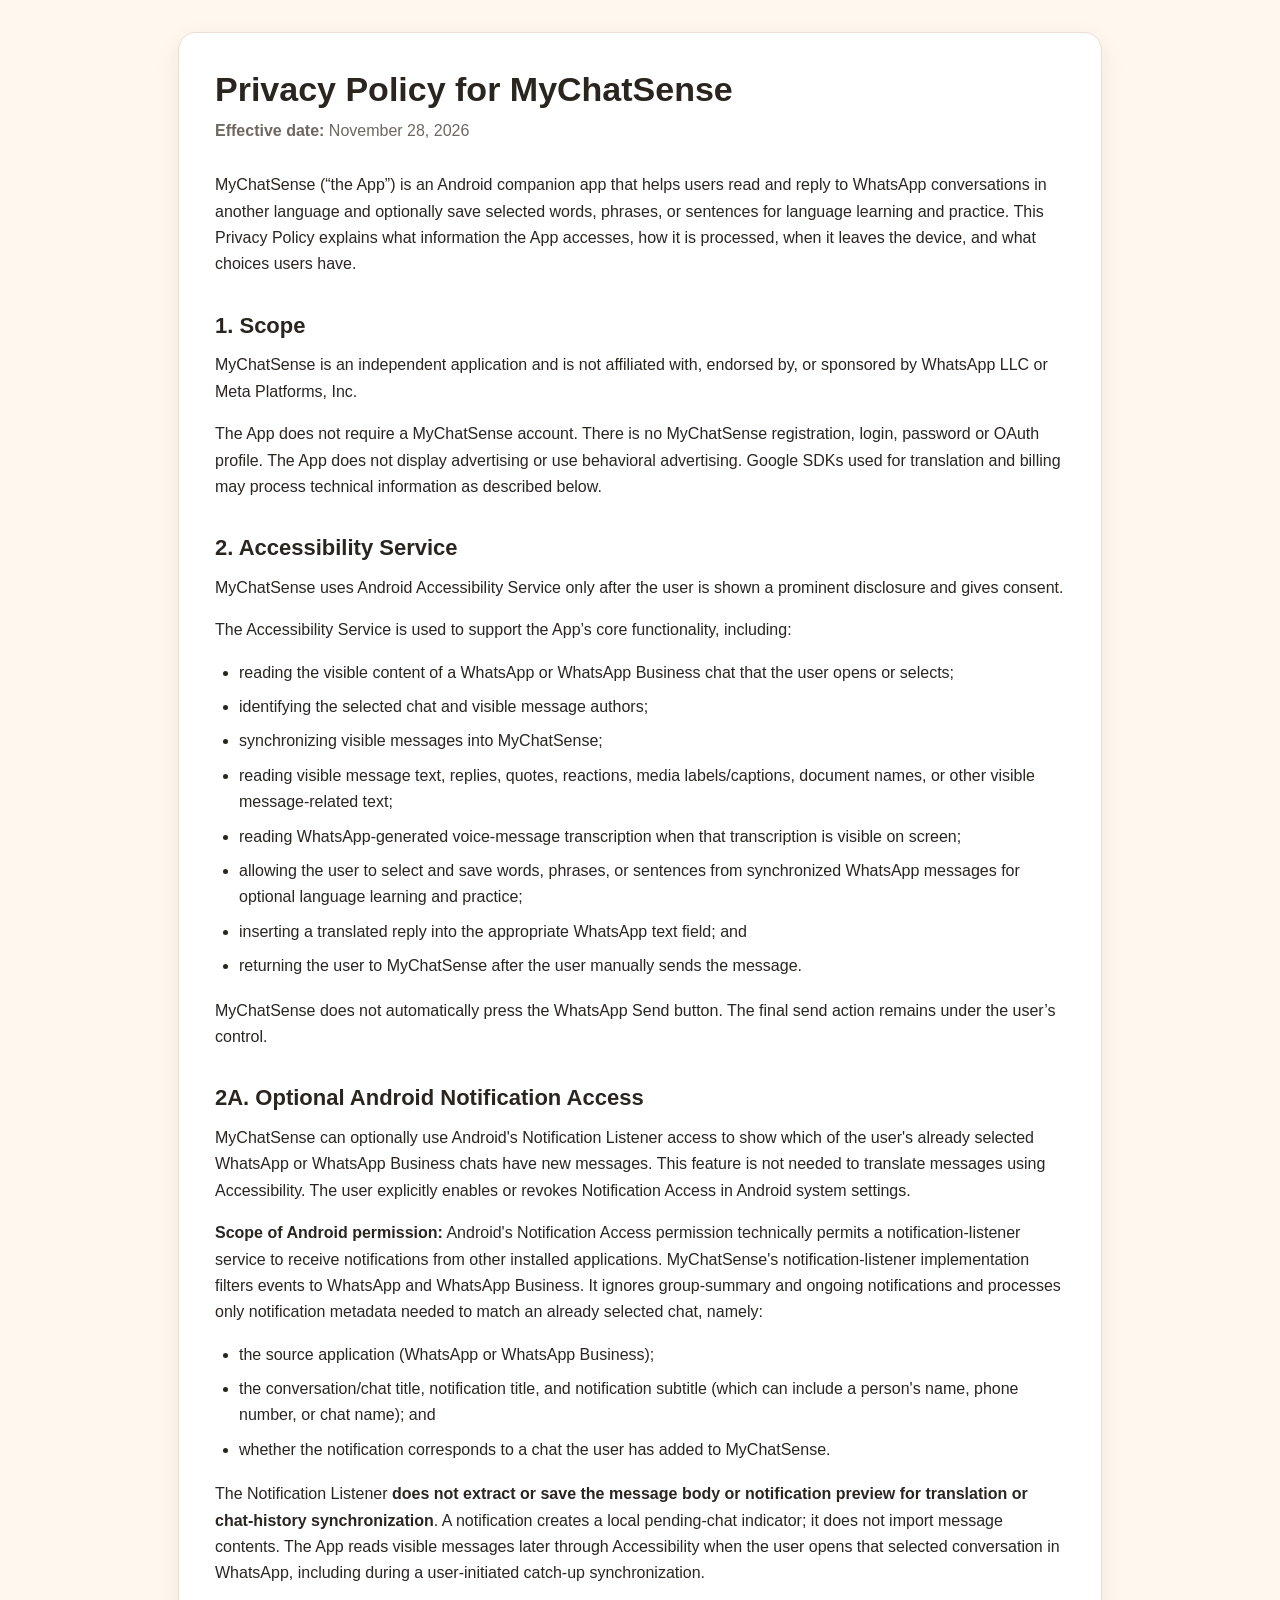
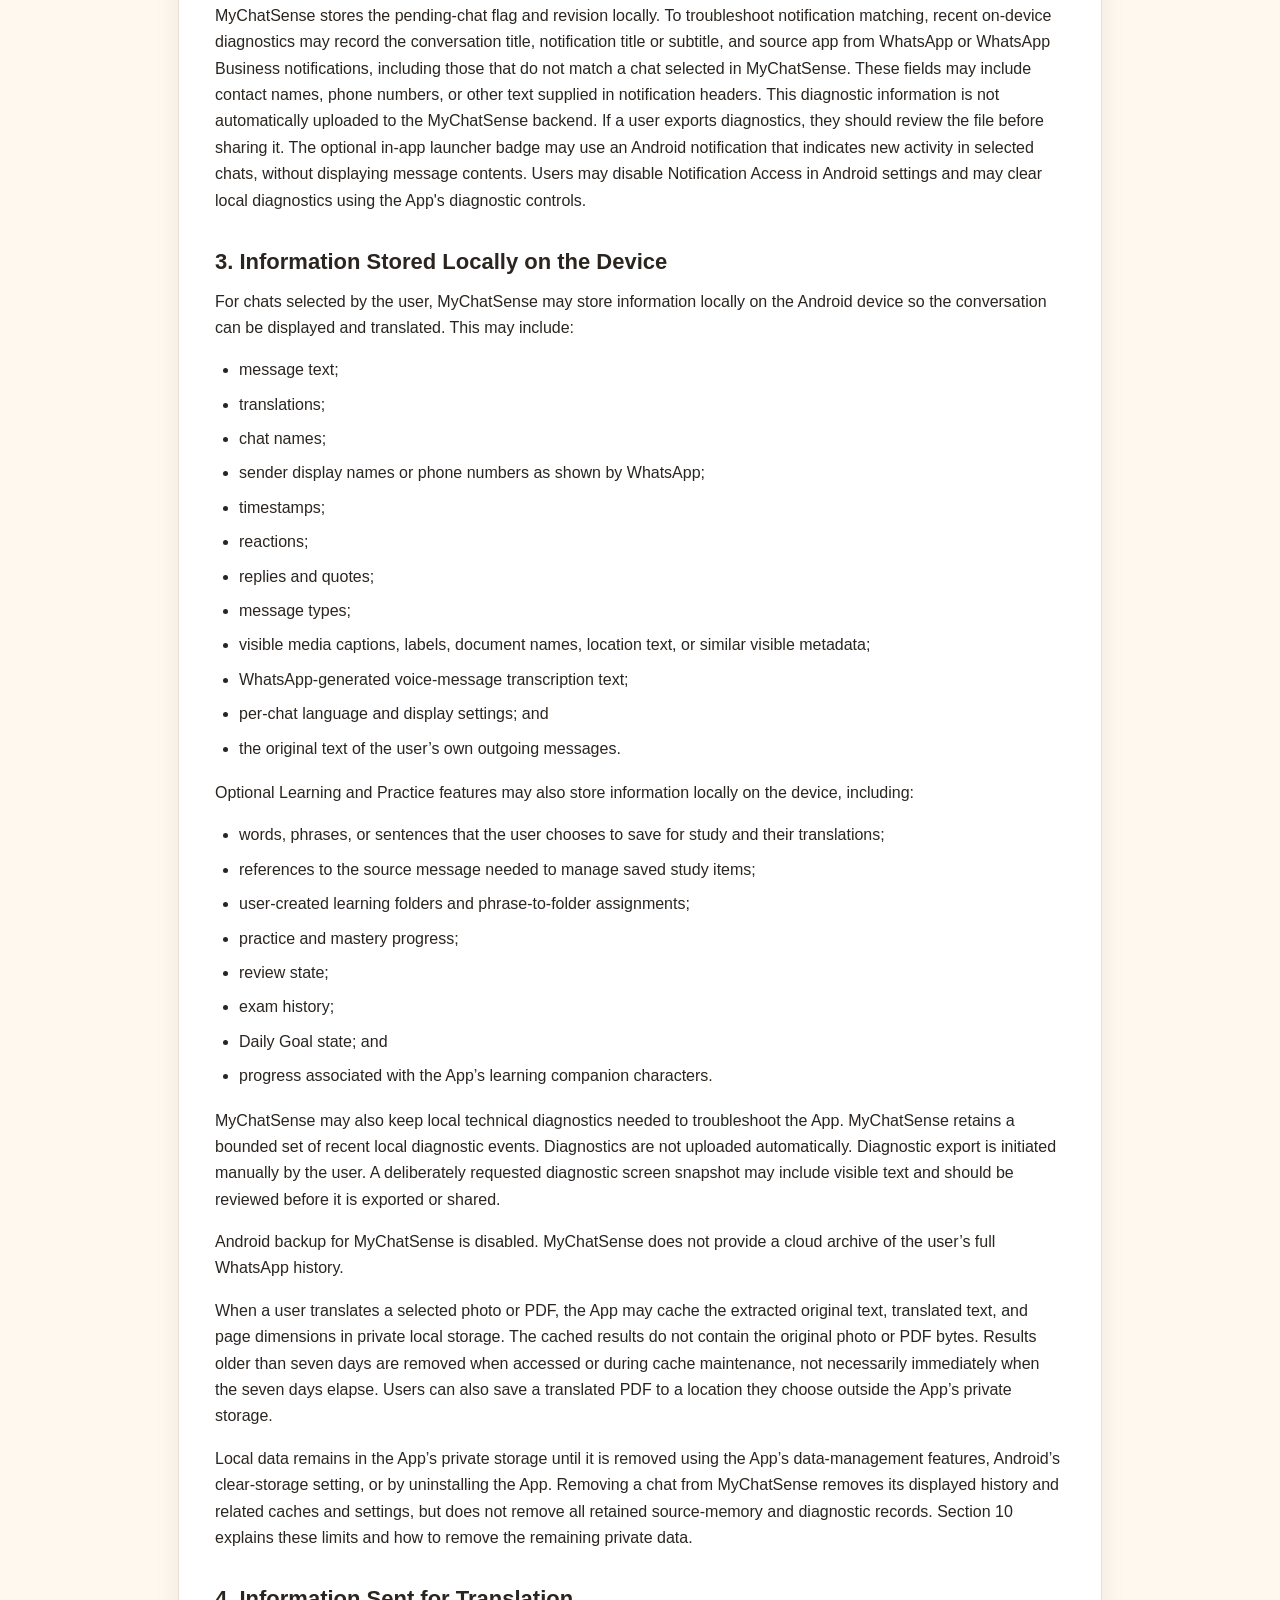
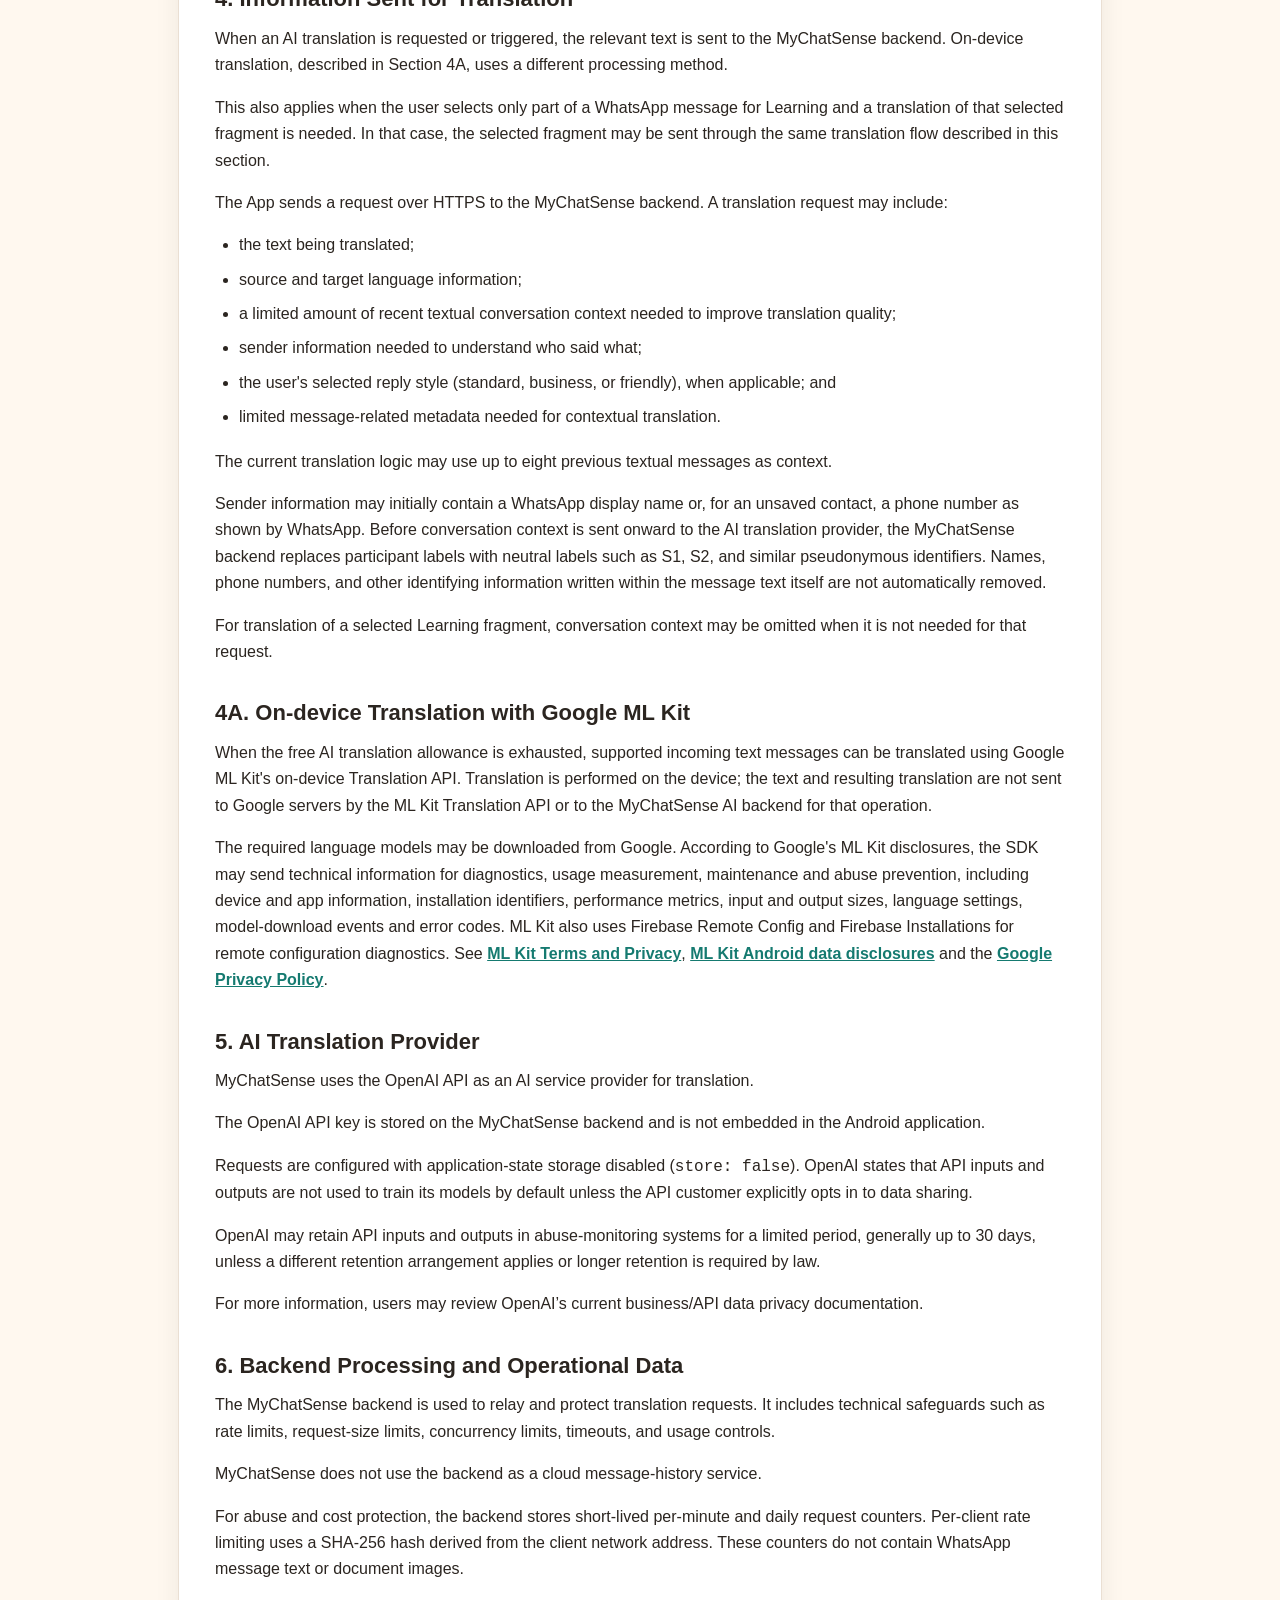
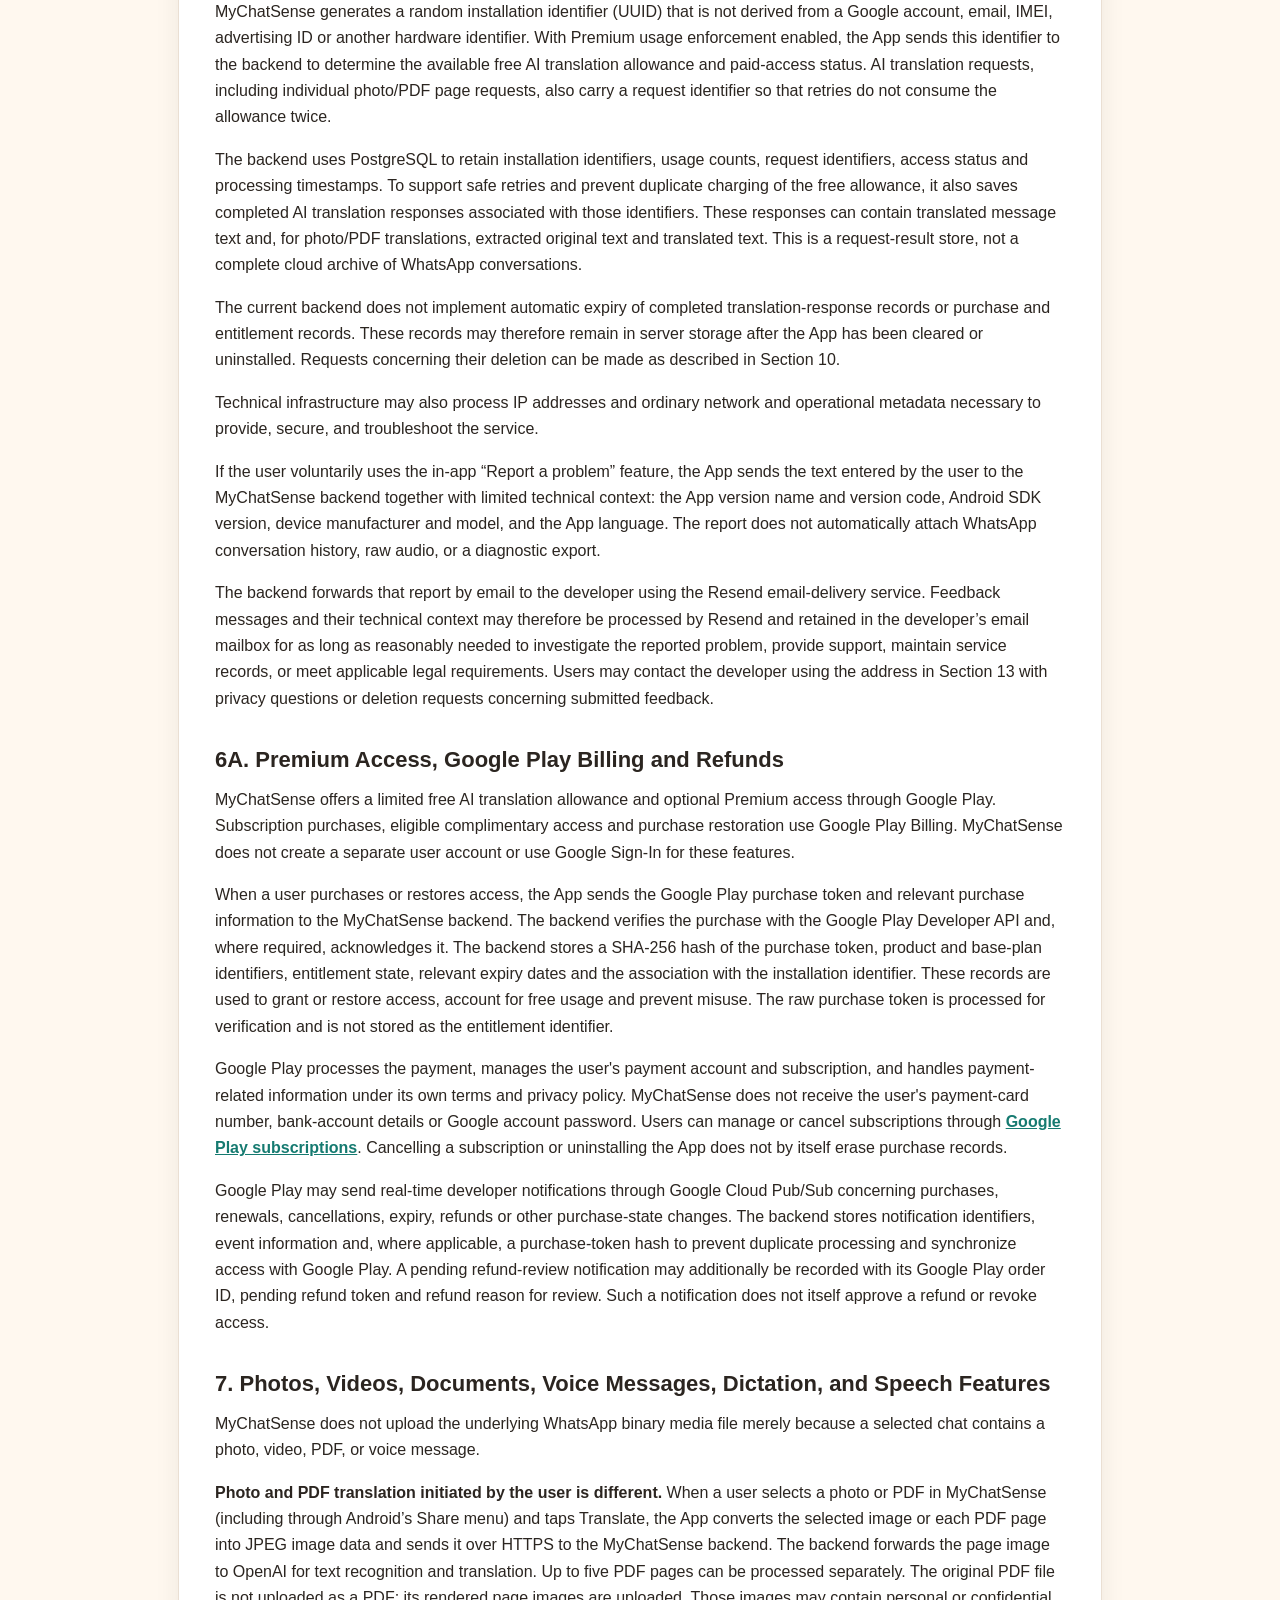
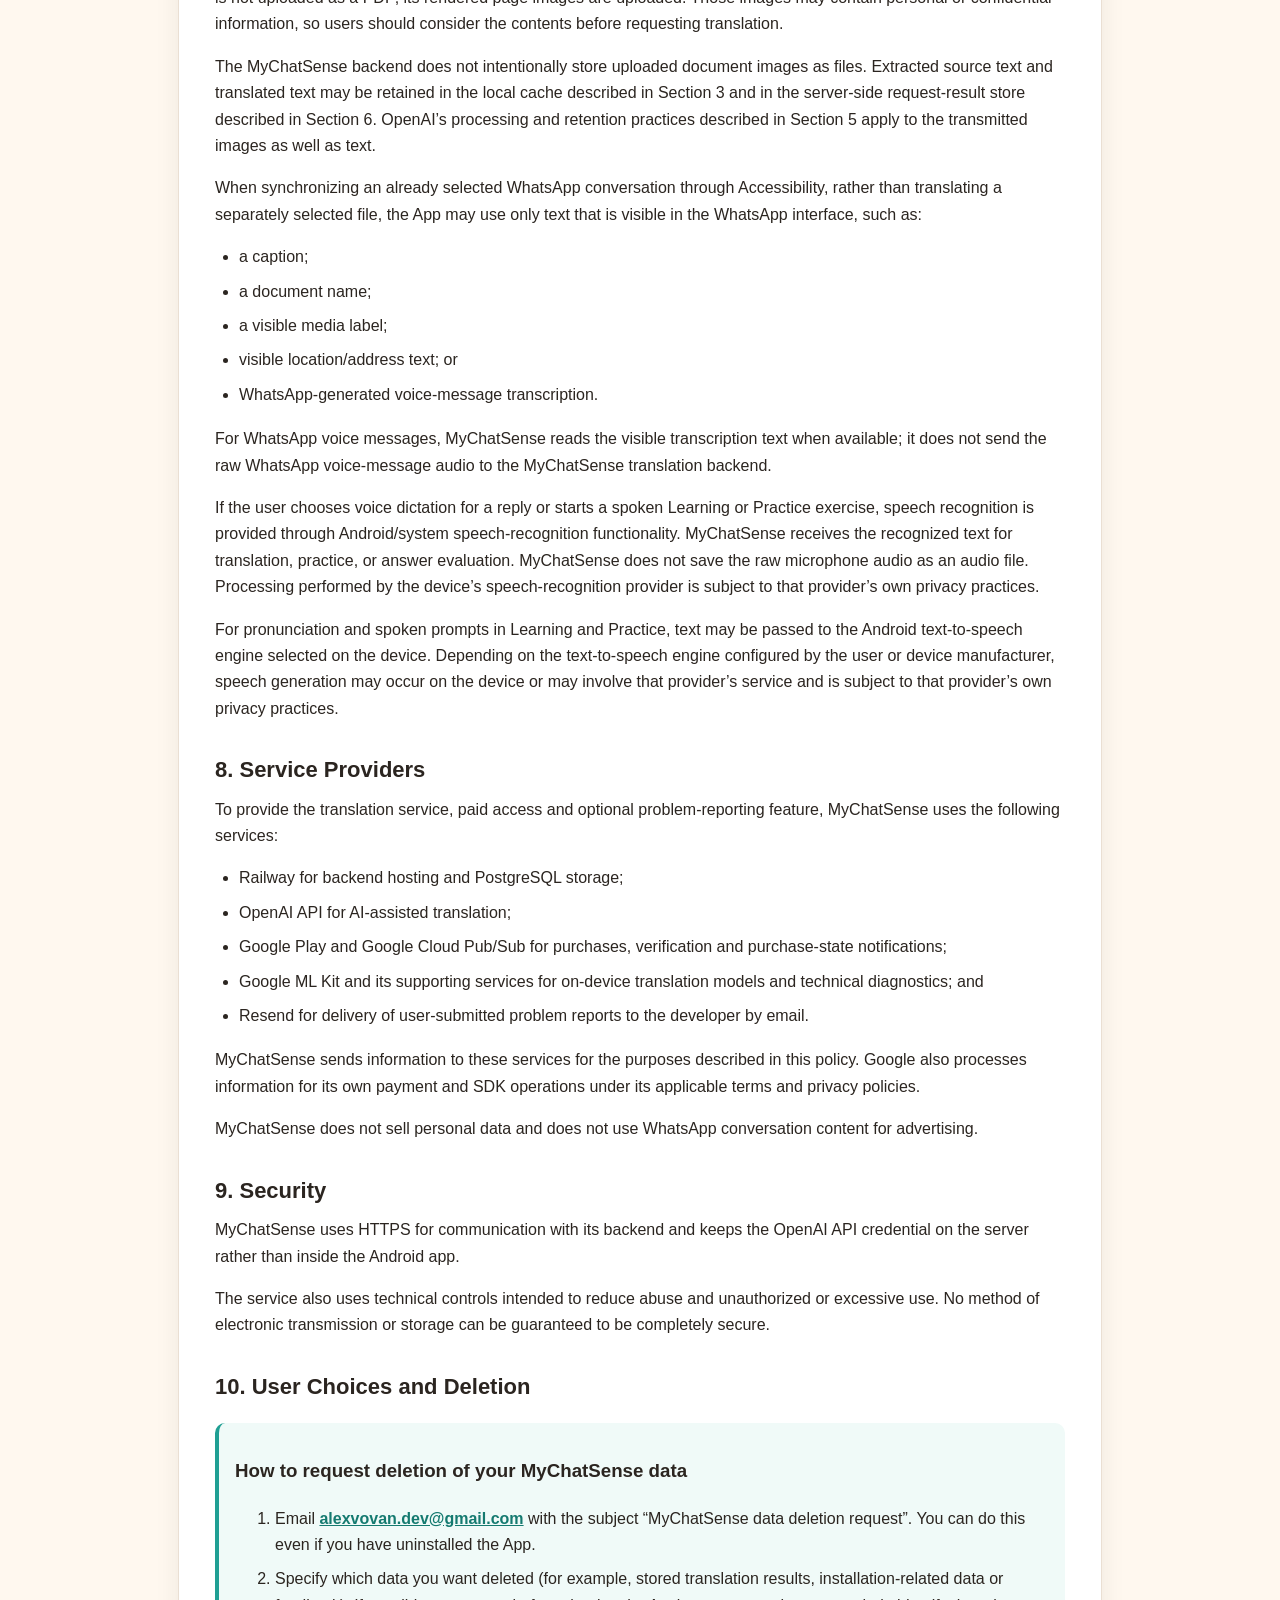
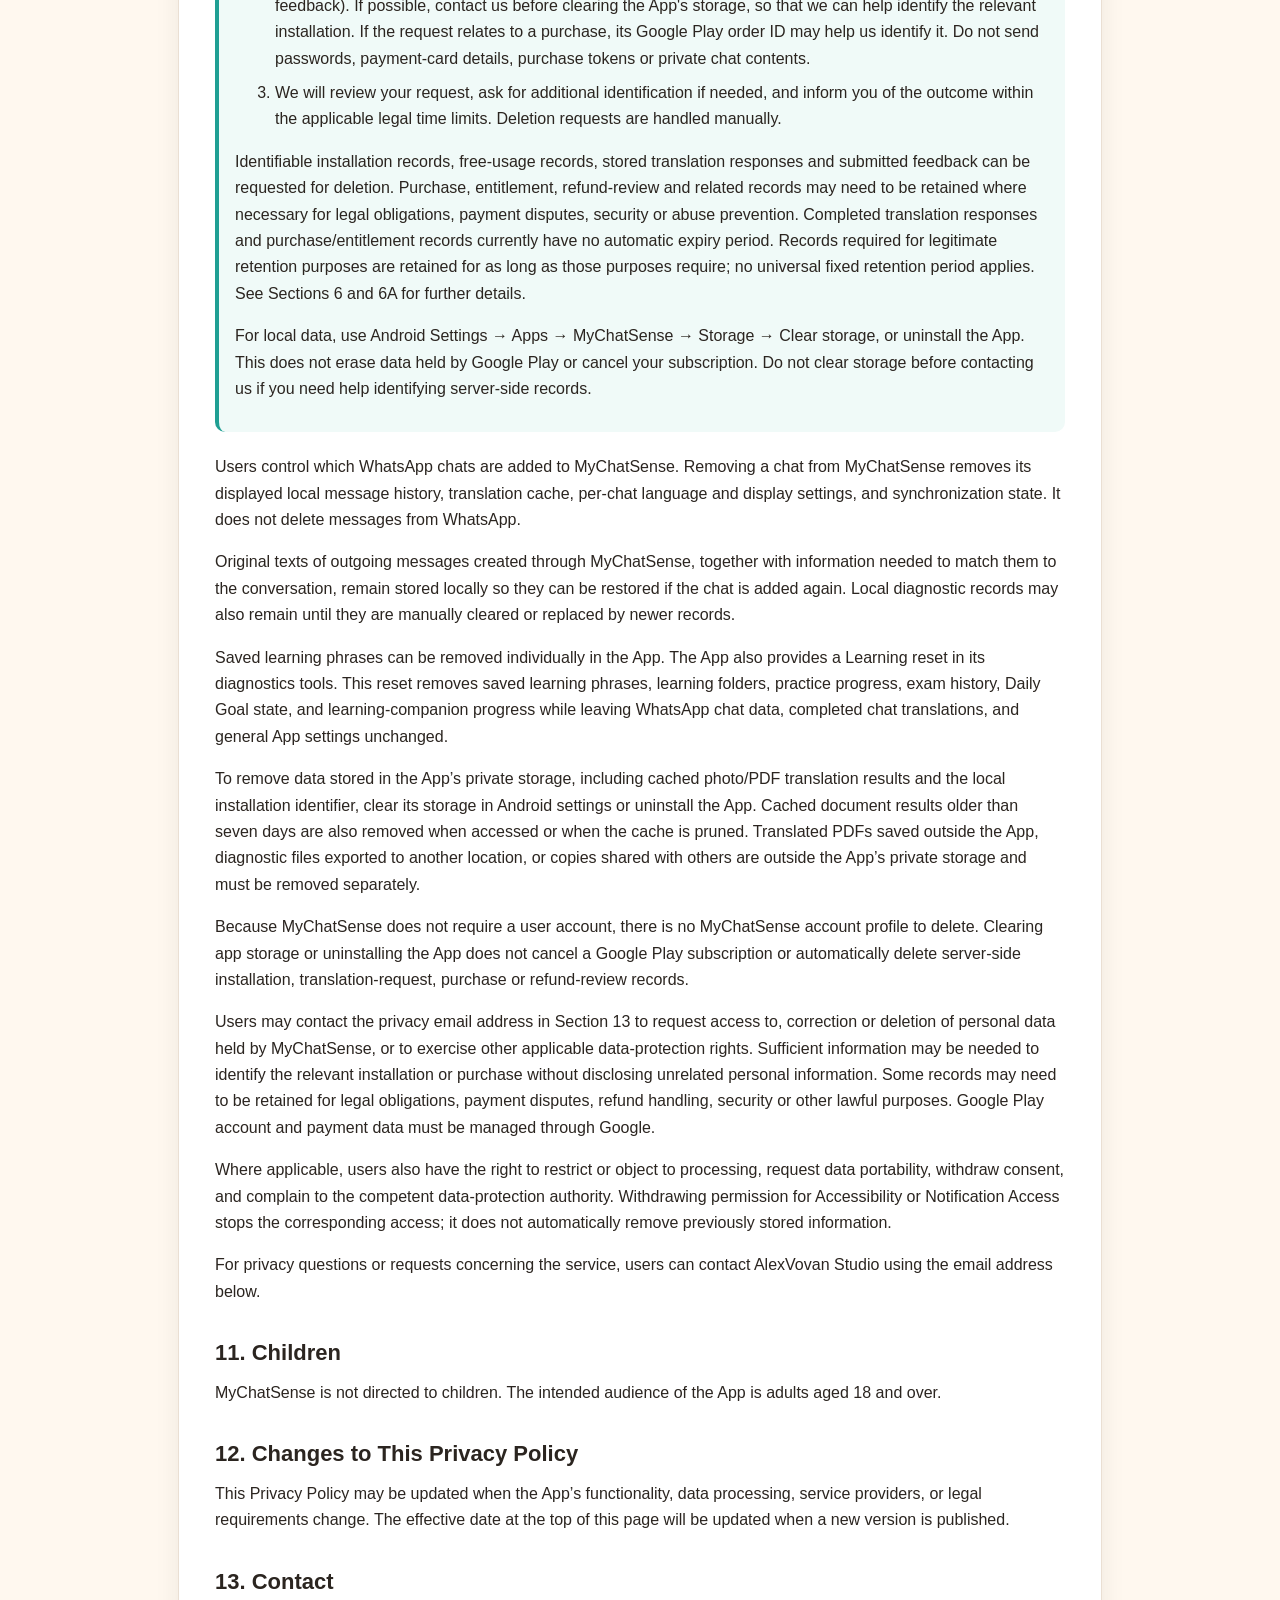
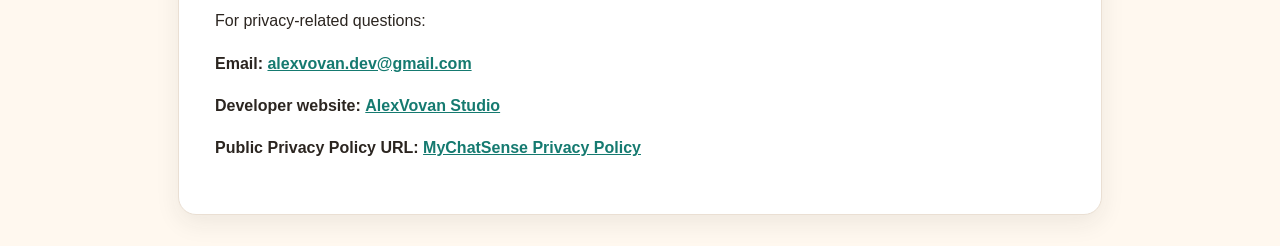
<file: public/my-chatsense-privacy-policy.html>
<!DOCTYPE html>
<html lang="en">
<head>
  <meta charset="UTF-8" />
  <meta name="viewport" content="width=device-width, initial-scale=1.0" />
  <meta name="description" content="Privacy Policy for MyChatSense by AlexVovan Studio. Effective November 28, 2026." />
  <meta name="robots" content="index, follow" />
  <title>Privacy Policy - MyChatSense</title>
  <link rel="canonical" href="https://portfolio-alexvovan.vercel.app/my-chatsense-privacy-policy.html" />
  <style>
    :root {
      --bg: #fff8ef;
      --card: #ffffff;
      --text: #2b2520;
      --muted: #6f6760;
      --accent: #1f9f93;
      --accent-dark: #157a70;
      --border: #eadfd3;
      --notice-bg: #f0faf8;
    }

    * {
      box-sizing: border-box;
    }

    body {
      margin: 0;
      font-family: Arial, Helvetica, sans-serif;
      line-height: 1.65;
      color: var(--text);
      background: var(--bg);
    }

    .page {
      max-width: 960px;
      margin: 0 auto;
      padding: 32px 18px;
    }

    .card {
      background: var(--card);
      border: 1px solid var(--border);
      border-radius: 18px;
      padding: 36px;
      box-shadow: 0 8px 24px rgba(43, 37, 32, 0.08);
    }

    .language-switcher {
      display: flex;
      flex-wrap: wrap;
      gap: 10px;
      justify-content: flex-end;
      margin-bottom: 24px;
    }

    .language-button {
      border: 1px solid var(--border);
      background: #ffffff;
      color: var(--text);
      padding: 8px 14px;
      border-radius: 999px;
      font-size: 14px;
      cursor: pointer;
      transition: background 0.2s ease, color 0.2s ease, border-color 0.2s ease;
    }

    .language-button:hover {
      border-color: var(--accent);
      color: var(--accent-dark);
    }

    .language-button.active {
      background: var(--accent);
      border-color: var(--accent);
      color: #ffffff;
      font-weight: 700;
    }

    h1 {
      margin: 0 0 8px;
      font-size: 34px;
      line-height: 1.2;
    }

    h2 {
      margin-top: 34px;
      margin-bottom: 12px;
      font-size: 22px;
      line-height: 1.3;
    }

    p {
      margin: 0 0 16px;
      font-size: 16px;
    }

    ul {
      margin: 0 0 18px;
      padding-left: 24px;
    }

    li {
      margin-bottom: 8px;
      font-size: 16px;
    }

    a {
      overflow-wrap: anywhere;
      color: var(--accent-dark);
      font-weight: 700;
    }

    .updated {
      color: var(--muted);
      margin-bottom: 28px;
    }

    .notice {
      border-left: 4px solid var(--accent);
      background: var(--notice-bg);
      padding: 14px 16px;
      border-radius: 10px;
      margin: 22px 0;
    }

    .footer {
      margin-top: 34px;
      color: var(--muted);
      font-size: 14px;
    }

    .policy[hidden] {
      display: none;
    }

    @media (max-width: 640px) {
      .page {
        padding: 18px 12px;
      }

      .card {
        padding: 24px 18px;
        border-radius: 14px;
      }

      .language-switcher {
        justify-content: flex-start;
      }

      h1 {
        font-size: 28px;
      }

      h2 {
        font-size: 20px;
      }
    }
  </style>
</head>
<body>
  <main class="page">
    <article class="card">
      <h1>Privacy Policy for MyChatSense</h1>

      <p class="updated"><strong>Effective date:</strong> November 28, 2026</p>

      <p>MyChatSense (“the App”) is an Android companion app that helps users read and reply to WhatsApp conversations in another language and optionally save selected words, phrases, or sentences for language learning and practice. This Privacy Policy explains what information the App accesses, how it is processed, when it leaves the device, and what choices users have.</p>

      <h2>1. Scope</h2>

      <p>MyChatSense is an independent application and is not affiliated with, endorsed by, or sponsored by WhatsApp LLC or Meta Platforms, Inc.</p>

      <p>The App does not require a MyChatSense account. There is no MyChatSense registration, login, password or OAuth profile. The App does not display advertising or use behavioral advertising. Google SDKs used for translation and billing may process technical information as described below.</p>

      <h2>2. Accessibility Service</h2>

      <p>MyChatSense uses Android Accessibility Service only after the user is shown a prominent disclosure and gives consent.</p>

      <p>The Accessibility Service is used to support the App’s core functionality, including:</p>

      <ul>
  <li>reading the visible content of a WhatsApp or WhatsApp Business chat that the user opens or selects;</li>
  <li>identifying the selected chat and visible message authors;</li>
  <li>synchronizing visible messages into MyChatSense;</li>
  <li>reading visible message text, replies, quotes, reactions, media labels/captions, document names, or other visible message-related text;</li>
  <li>reading WhatsApp-generated voice-message transcription when that transcription is visible on screen;</li>
  <li>allowing the user to select and save words, phrases, or sentences from synchronized WhatsApp messages for optional language learning and practice;</li>
  <li>inserting a translated reply into the appropriate WhatsApp text field; and</li>
  <li>returning the user to MyChatSense after the user manually sends the message.</li>
</ul>

      <p>MyChatSense does not automatically press the WhatsApp Send button. The final send action remains under the user’s control.</p>

      <h2>2A. Optional Android Notification Access</h2>

      <p>MyChatSense can optionally use Android's Notification Listener access to show which of the user's already selected WhatsApp or WhatsApp Business chats have new messages. This feature is not needed to translate messages using Accessibility. The user explicitly enables or revokes Notification Access in Android system settings.</p>

      <p><strong>Scope of Android permission:</strong> Android's Notification Access permission technically permits a notification-listener service to receive notifications from other installed applications. MyChatSense's notification-listener implementation filters events to WhatsApp and WhatsApp Business. It ignores group-summary and ongoing notifications and processes only notification metadata needed to match an already selected chat, namely:</p>

      <ul>
        <li>the source application (WhatsApp or WhatsApp Business);</li>
        <li>the conversation/chat title, notification title, and notification subtitle (which can include a person's name, phone number, or chat name); and</li>
        <li>whether the notification corresponds to a chat the user has added to MyChatSense.</li>
      </ul>

      <p>The Notification Listener <strong>does not extract or save the message body or notification preview for translation or chat-history synchronization</strong>. A notification creates a local pending-chat indicator; it does not import message contents. The App reads visible messages later through Accessibility when the user opens that selected conversation in WhatsApp, including during a user-initiated catch-up synchronization.</p>

      <p>MyChatSense stores the pending-chat flag and revision locally. To troubleshoot notification matching, recent on-device diagnostics may record the conversation title, notification title or subtitle, and source app from WhatsApp or WhatsApp Business notifications, including those that do not match a chat selected in MyChatSense. These fields may include contact names, phone numbers, or other text supplied in notification headers. This diagnostic information is not automatically uploaded to the MyChatSense backend. If a user exports diagnostics, they should review the file before sharing it. The optional in-app launcher badge may use an Android notification that indicates new activity in selected chats, without displaying message contents. Users may disable Notification Access in Android settings and may clear local diagnostics using the App's diagnostic controls.</p>

      <h2>3. Information Stored Locally on the Device</h2>

      <p>For chats selected by the user, MyChatSense may store information locally on the Android device so the conversation can be displayed and translated. This may include:</p>

      <ul>
  <li>message text;</li>
  <li>translations;</li>
  <li>chat names;</li>
  <li>sender display names or phone numbers as shown by WhatsApp;</li>
  <li>timestamps;</li>
  <li>reactions;</li>
  <li>replies and quotes;</li>
  <li>message types;</li>
  <li>visible media captions, labels, document names, location text, or similar visible metadata;</li>
  <li>WhatsApp-generated voice-message transcription text;</li>
  <li>per-chat language and display settings; and</li>
  <li>the original text of the user’s own outgoing messages.</li>
</ul>

      <p>Optional Learning and Practice features may also store information locally on the device, including:</p>

      <ul>
  <li>words, phrases, or sentences that the user chooses to save for study and their translations;</li>
  <li>references to the source message needed to manage saved study items;</li>
  <li>user-created learning folders and phrase-to-folder assignments;</li>
  <li>practice and mastery progress;</li>
  <li>review state;</li>
  <li>exam history;</li>
  <li>Daily Goal state; and</li>
  <li>progress associated with the App’s learning companion characters.</li>
</ul>

      <p>MyChatSense may also keep local technical diagnostics needed to troubleshoot the App. MyChatSense retains a bounded set of recent local diagnostic events. Diagnostics are not uploaded automatically. Diagnostic export is initiated manually by the user. A deliberately requested diagnostic screen snapshot may include visible text and should be reviewed before it is exported or shared.</p>

      <p>Android backup for MyChatSense is disabled. MyChatSense does not provide a cloud archive of the user’s full WhatsApp history.</p>

      <p>When a user translates a selected photo or PDF, the App may cache the extracted original text, translated text, and page dimensions in private local storage. The cached results do not contain the original photo or PDF bytes. Results older than seven days are removed when accessed or during cache maintenance, not necessarily immediately when the seven days elapse. Users can also save a translated PDF to a location they choose outside the App’s private storage.</p>

      <p>Local data remains in the App’s private storage until it is removed using the App’s data-management features, Android’s clear-storage setting, or by uninstalling the App. Removing a chat from MyChatSense removes its displayed history and related caches and settings, but does not remove all retained source-memory and diagnostic records. Section 10 explains these limits and how to remove the remaining private data.</p>

      <h2>4. Information Sent for Translation</h2>

      <p>When an AI translation is requested or triggered, the relevant text is sent to the MyChatSense backend. On-device translation, described in Section 4A, uses a different processing method.</p>

      <p>This also applies when the user selects only part of a WhatsApp message for Learning and a translation of that selected fragment is needed. In that case, the selected fragment may be sent through the same translation flow described in this section.</p>

      <p>The App sends a request over HTTPS to the MyChatSense backend. A translation request may include:</p>

      <ul>
  <li>the text being translated;</li>
  <li>source and target language information;</li>
  <li>a limited amount of recent textual conversation context needed to improve translation quality;</li>
  <li>sender information needed to understand who said what;</li>
  <li>the user's selected reply style (standard, business, or friendly), when applicable; and</li>
  <li>limited message-related metadata needed for contextual translation.</li>
</ul>

      <p>The current translation logic may use up to eight previous textual messages as context.</p>

      <p>Sender information may initially contain a WhatsApp display name or, for an unsaved contact, a phone number as shown by WhatsApp. Before conversation context is sent onward to the AI translation provider, the MyChatSense backend replaces participant labels with neutral labels such as S1, S2, and similar pseudonymous identifiers. Names, phone numbers, and other identifying information written within the message text itself are not automatically removed.</p>

      <p>For translation of a selected Learning fragment, conversation context may be omitted when it is not needed for that request.</p>

      <h2>4A. On-device Translation with Google ML Kit</h2>

      <p>When the free AI translation allowance is exhausted, supported incoming text messages can be translated using Google ML Kit's on-device Translation API. Translation is performed on the device; the text and resulting translation are not sent to Google servers by the ML Kit Translation API or to the MyChatSense AI backend for that operation.</p>

      <p>The required language models may be downloaded from Google. According to Google's ML Kit disclosures, the SDK may send technical information for diagnostics, usage measurement, maintenance and abuse prevention, including device and app information, installation identifiers, performance metrics, input and output sizes, language settings, model-download events and error codes. ML Kit also uses Firebase Remote Config and Firebase Installations for remote configuration diagnostics. See <a href="https://developers.google.com/ml-kit/terms">ML Kit Terms and Privacy</a>, <a href="https://developers.google.com/ml-kit/android-data-disclosure">ML Kit Android data disclosures</a> and the <a href="https://policies.google.com/privacy">Google Privacy Policy</a>.</p>

      <h2>5. AI Translation Provider</h2>

      <p>MyChatSense uses the OpenAI API as an AI service provider for translation.</p>

      <p>The OpenAI API key is stored on the MyChatSense backend and is not embedded in the Android application.</p>

      <p>Requests are configured with application-state storage disabled (<code>store: false</code>). OpenAI states that API inputs and outputs are not used to train its models by default unless the API customer explicitly opts in to data sharing.</p>

      <p>OpenAI may retain API inputs and outputs in abuse-monitoring systems for a limited period, generally up to 30 days, unless a different retention arrangement applies or longer retention is required by law.</p>

      <p>For more information, users may review OpenAI’s current business/API data privacy documentation.</p>

      <h2>6. Backend Processing and Operational Data</h2>

      <p>The MyChatSense backend is used to relay and protect translation requests. It includes technical safeguards such as rate limits, request-size limits, concurrency limits, timeouts, and usage controls.</p>

      <p>MyChatSense does not use the backend as a cloud message-history service.</p>

      <p>For abuse and cost protection, the backend stores short-lived per-minute and daily request counters. Per-client rate limiting uses a SHA-256 hash derived from the client network address. These counters do not contain WhatsApp message text or document images.</p>

      <p>MyChatSense generates a random installation identifier (UUID) that is not derived from a Google account, email, IMEI, advertising ID or another hardware identifier. With Premium usage enforcement enabled, the App sends this identifier to the backend to determine the available free AI translation allowance and paid-access status. AI translation requests, including individual photo/PDF page requests, also carry a request identifier so that retries do not consume the allowance twice.</p>

      <p>The backend uses PostgreSQL to retain installation identifiers, usage counts, request identifiers, access status and processing timestamps. To support safe retries and prevent duplicate charging of the free allowance, it also saves completed AI translation responses associated with those identifiers. These responses can contain translated message text and, for photo/PDF translations, extracted original text and translated text. This is a request-result store, not a complete cloud archive of WhatsApp conversations.</p>

      <p>The current backend does not implement automatic expiry of completed translation-response records or purchase and entitlement records. These records may therefore remain in server storage after the App has been cleared or uninstalled. Requests concerning their deletion can be made as described in Section 10.</p>

      <p>Technical infrastructure may also process IP addresses and ordinary network and operational metadata necessary to provide, secure, and troubleshoot the service.</p>

      <p>If the user voluntarily uses the in-app “Report a problem” feature, the App sends the text entered by the user to the MyChatSense backend together with limited technical context: the App version name and version code, Android SDK version, device manufacturer and model, and the App language. The report does not automatically attach WhatsApp conversation history, raw audio, or a diagnostic export.</p>

      <p>The backend forwards that report by email to the developer using the Resend email-delivery service. Feedback messages and their technical context may therefore be processed by Resend and retained in the developer’s email mailbox for as long as reasonably needed to investigate the reported problem, provide support, maintain service records, or meet applicable legal requirements. Users may contact the developer using the address in Section 13 with privacy questions or deletion requests concerning submitted feedback.</p>

      <h2>6A. Premium Access, Google Play Billing and Refunds</h2>

      <p>MyChatSense offers a limited free AI translation allowance and optional Premium access through Google Play. Subscription purchases, eligible complimentary access and purchase restoration use Google Play Billing. MyChatSense does not create a separate user account or use Google Sign-In for these features.</p>

      <p>When a user purchases or restores access, the App sends the Google Play purchase token and relevant purchase information to the MyChatSense backend. The backend verifies the purchase with the Google Play Developer API and, where required, acknowledges it. The backend stores a SHA-256 hash of the purchase token, product and base-plan identifiers, entitlement state, relevant expiry dates and the association with the installation identifier. These records are used to grant or restore access, account for free usage and prevent misuse. The raw purchase token is processed for verification and is not stored as the entitlement identifier.</p>

      <p>Google Play processes the payment, manages the user's payment account and subscription, and handles payment-related information under its own terms and privacy policy. MyChatSense does not receive the user's payment-card number, bank-account details or Google account password. Users can manage or cancel subscriptions through <a href="https://play.google.com/store/account/subscriptions">Google Play subscriptions</a>. Cancelling a subscription or uninstalling the App does not by itself erase purchase records.</p>

      <p>Google Play may send real-time developer notifications through Google Cloud Pub/Sub concerning purchases, renewals, cancellations, expiry, refunds or other purchase-state changes. The backend stores notification identifiers, event information and, where applicable, a purchase-token hash to prevent duplicate processing and synchronize access with Google Play. A pending refund-review notification may additionally be recorded with its Google Play order ID, pending refund token and refund reason for review. Such a notification does not itself approve a refund or revoke access.</p>

      <h2>7. Photos, Videos, Documents, Voice Messages, Dictation, and Speech Features</h2>

      <p>MyChatSense does not upload the underlying WhatsApp binary media file merely because a selected chat contains a photo, video, PDF, or voice message.</p>

      <p><strong>Photo and PDF translation initiated by the user is different.</strong> When a user selects a photo or PDF in MyChatSense (including through Android’s Share menu) and taps Translate, the App converts the selected image or each PDF page into JPEG image data and sends it over HTTPS to the MyChatSense backend. The backend forwards the page image to OpenAI for text recognition and translation. Up to five PDF pages can be processed separately. The original PDF file is not uploaded as a PDF; its rendered page images are uploaded. Those images may contain personal or confidential information, so users should consider the contents before requesting translation.</p>

      <p>The MyChatSense backend does not intentionally store uploaded document images as files. Extracted source text and translated text may be retained in the local cache described in Section 3 and in the server-side request-result store described in Section 6. OpenAI’s processing and retention practices described in Section 5 apply to the transmitted images as well as text.</p>

      <p>When synchronizing an already selected WhatsApp conversation through Accessibility, rather than translating a separately selected file, the App may use only text that is visible in the WhatsApp interface, such as:</p>

      <ul>
  <li>a caption;</li>
  <li>a document name;</li>
  <li>a visible media label;</li>
  <li>visible location/address text; or</li>
  <li>WhatsApp-generated voice-message transcription.</li>
</ul>

      <p>For WhatsApp voice messages, MyChatSense reads the visible transcription text when available; it does not send the raw WhatsApp voice-message audio to the MyChatSense translation backend.</p>

      <p>If the user chooses voice dictation for a reply or starts a spoken Learning or Practice exercise, speech recognition is provided through Android/system speech-recognition functionality. MyChatSense receives the recognized text for translation, practice, or answer evaluation. MyChatSense does not save the raw microphone audio as an audio file. Processing performed by the device’s speech-recognition provider is subject to that provider’s own privacy practices.</p>

      <p>For pronunciation and spoken prompts in Learning and Practice, text may be passed to the Android text-to-speech engine selected on the device. Depending on the text-to-speech engine configured by the user or device manufacturer, speech generation may occur on the device or may involve that provider’s service and is subject to that provider’s own privacy practices.</p>

      <h2>8. Service Providers</h2>

      <p>To provide the translation service, paid access and optional problem-reporting feature, MyChatSense uses the following services:</p>

      <ul>
  <li>Railway for backend hosting and PostgreSQL storage;</li>
  <li>OpenAI API for AI-assisted translation;</li>
  <li>Google Play and Google Cloud Pub/Sub for purchases, verification and purchase-state notifications;</li>
  <li>Google ML Kit and its supporting services for on-device translation models and technical diagnostics; and</li>
  <li>Resend for delivery of user-submitted problem reports to the developer by email.</li>
</ul>

      <p>MyChatSense sends information to these services for the purposes described in this policy. Google also processes information for its own payment and SDK operations under its applicable terms and privacy policies.</p>

      <p>MyChatSense does not sell personal data and does not use WhatsApp conversation content for advertising.</p>

      <h2>9. Security</h2>

      <p>MyChatSense uses HTTPS for communication with its backend and keeps the OpenAI API credential on the server rather than inside the Android app.</p>

      <p>The service also uses technical controls intended to reduce abuse and unauthorized or excessive use. No method of electronic transmission or storage can be guaranteed to be completely secure.</p>

      <h2 id="data-deletion">10. User Choices and Deletion</h2>

      <div class="notice">
        <h3>How to request deletion of your MyChatSense data</h3>
        <ol>
          <li>Email <a href="mailto:alexvovan.dev@gmail.com?subject=MyChatSense%20data%20deletion%20request">alexvovan.dev@gmail.com</a> with the subject “MyChatSense data deletion request”. You can do this even if you have uninstalled the App.</li>
          <li>Specify which data you want deleted (for example, stored translation results, installation-related data or feedback). If possible, contact us before clearing the App's storage, so that we can help identify the relevant installation. If the request relates to a purchase, its Google Play order ID may help us identify it. Do not send passwords, payment-card details, purchase tokens or private chat contents.</li>
          <li>We will review your request, ask for additional identification if needed, and inform you of the outcome within the applicable legal time limits. Deletion requests are handled manually.</li>
        </ol>
        <p>Identifiable installation records, free-usage records, stored translation responses and submitted feedback can be requested for deletion. Purchase, entitlement, refund-review and related records may need to be retained where necessary for legal obligations, payment disputes, security or abuse prevention. Completed translation responses and purchase/entitlement records currently have no automatic expiry period. Records required for legitimate retention purposes are retained for as long as those purposes require; no universal fixed retention period applies. See Sections 6 and 6A for further details.</p>
        <p>For local data, use Android Settings → Apps → MyChatSense → Storage → Clear storage, or uninstall the App. This does not erase data held by Google Play or cancel your subscription. Do not clear storage before contacting us if you need help identifying server-side records.</p>
      </div>

      <p>Users control which WhatsApp chats are added to MyChatSense. Removing a chat from MyChatSense removes its displayed local message history, translation cache, per-chat language and display settings, and synchronization state. It does not delete messages from WhatsApp.</p>

      <p>Original texts of outgoing messages created through MyChatSense, together with information needed to match them to the conversation, remain stored locally so they can be restored if the chat is added again. Local diagnostic records may also remain until they are manually cleared or replaced by newer records.</p>

      <p>Saved learning phrases can be removed individually in the App. The App also provides a Learning reset in its diagnostics tools. This reset removes saved learning phrases, learning folders, practice progress, exam history, Daily Goal state, and learning-companion progress while leaving WhatsApp chat data, completed chat translations, and general App settings unchanged.</p>

      <p>To remove data stored in the App’s private storage, including cached photo/PDF translation results and the local installation identifier, clear its storage in Android settings or uninstall the App. Cached document results older than seven days are also removed when accessed or when the cache is pruned. Translated PDFs saved outside the App, diagnostic files exported to another location, or copies shared with others are outside the App’s private storage and must be removed separately.</p>

      <p>Because MyChatSense does not require a user account, there is no MyChatSense account profile to delete. Clearing app storage or uninstalling the App does not cancel a Google Play subscription or automatically delete server-side installation, translation-request, purchase or refund-review records.</p>

      <p>Users may contact the privacy email address in Section 13 to request access to, correction or deletion of personal data held by MyChatSense, or to exercise other applicable data-protection rights. Sufficient information may be needed to identify the relevant installation or purchase without disclosing unrelated personal information. Some records may need to be retained for legal obligations, payment disputes, refund handling, security or other lawful purposes. Google Play account and payment data must be managed through Google.</p>

      <p>Where applicable, users also have the right to restrict or object to processing, request data portability, withdraw consent, and complain to the competent data-protection authority. Withdrawing permission for Accessibility or Notification Access stops the corresponding access; it does not automatically remove previously stored information.</p>

      <p>For privacy questions or requests concerning the service, users can contact AlexVovan Studio using the email address below.</p>

      <h2>11. Children</h2>

      <p>MyChatSense is not directed to children. The intended audience of the App is adults aged 18 and over.</p>

      <h2>12. Changes to This Privacy Policy</h2>

      <p>This Privacy Policy may be updated when the App’s functionality, data processing, service providers, or legal requirements change. The effective date at the top of this page will be updated when a new version is published.</p>

      <h2>13. Contact</h2>

      <p>For privacy-related questions:</p>

      <p><strong>Email:</strong> <a href="mailto:alexvovan.dev@gmail.com">alexvovan.dev@gmail.com</a></p>

      <p><strong>Developer website:</strong> <a href="https://alexvovan-studio.pages.dev">AlexVovan Studio</a></p>

      <p><strong>Public Privacy Policy URL:</strong> <a href="https://portfolio-alexvovan.vercel.app/my-chatsense-privacy-policy.html">MyChatSense Privacy Policy</a></p>
    </article>
  </main>
</body>
</html>
</file>
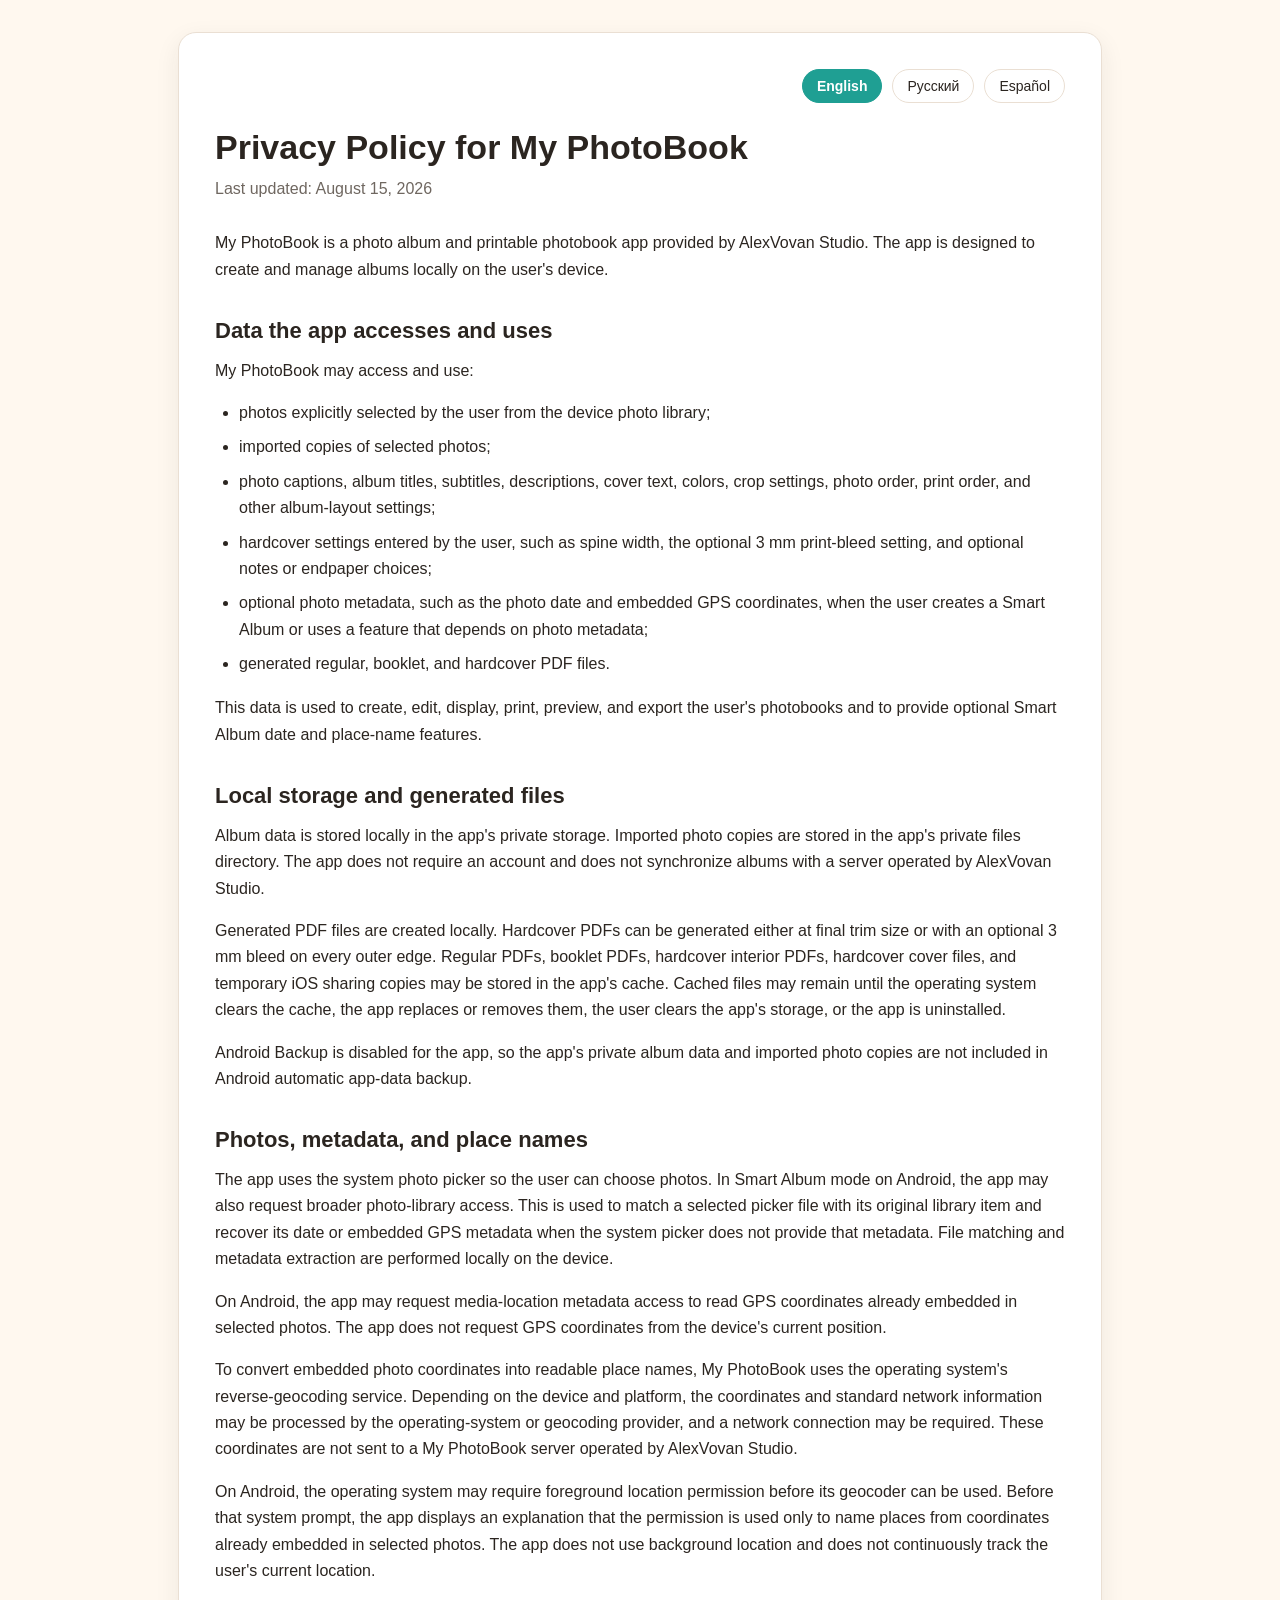
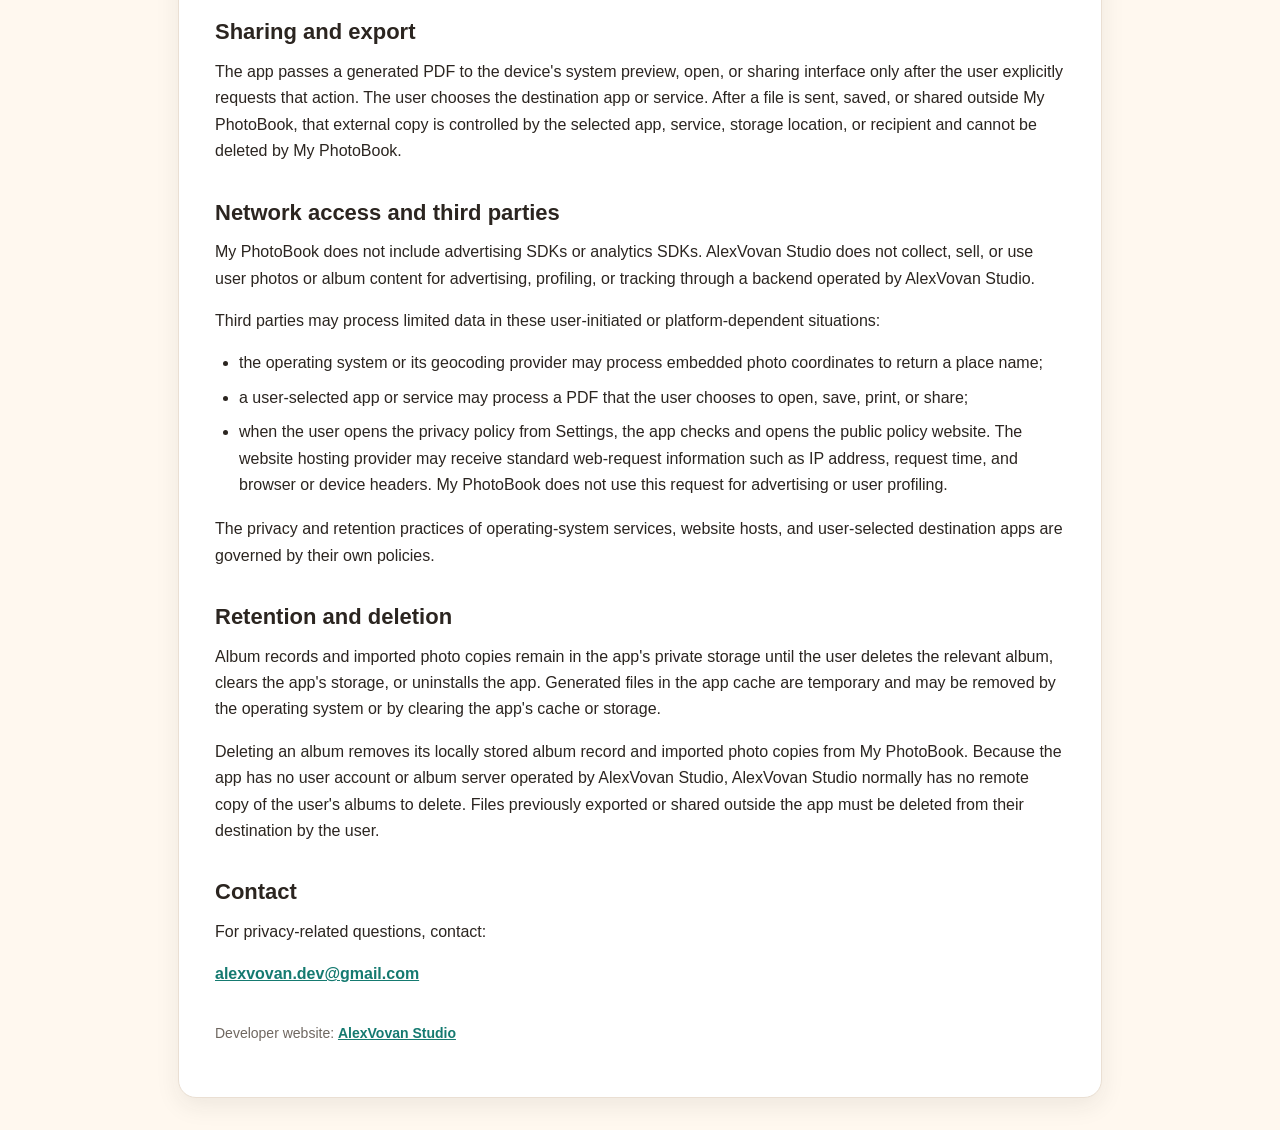
<file: public/my-photobook-privacy-policy.html>
<!DOCTYPE html>
<html lang="en">
<head>
  <meta charset="UTF-8" />
  <meta name="viewport" content="width=device-width, initial-scale=1.0" />
  <meta name="description" content="Privacy Policy for My PhotoBook by AlexVovan Studio." />
  <meta name="robots" content="index, follow" />
  <link rel="canonical" href="https://portfolio-alexvovan.vercel.app/my-photobook-privacy-policy.html" />
  <title>Privacy Policy - My PhotoBook</title>

  <style>
    :root {
      --bg: #fff8ef;
      --card: #ffffff;
      --text: #2b2520;
      --muted: #6f6760;
      --accent: #1f9f93;
      --accent-dark: #157a70;
      --border: #eadfd3;
      --notice-bg: #f0faf8;
    }

    * {
      box-sizing: border-box;
    }

    body {
      margin: 0;
      font-family: Arial, Helvetica, sans-serif;
      line-height: 1.65;
      color: var(--text);
      background: var(--bg);
    }

    .page {
      max-width: 960px;
      margin: 0 auto;
      padding: 32px 18px;
    }

    .card {
      background: var(--card);
      border: 1px solid var(--border);
      border-radius: 18px;
      padding: 36px;
      box-shadow: 0 8px 24px rgba(43, 37, 32, 0.08);
    }

    .language-switcher {
      display: flex;
      flex-wrap: wrap;
      gap: 10px;
      justify-content: flex-end;
      margin-bottom: 24px;
    }

    .language-button {
      border: 1px solid var(--border);
      background: #ffffff;
      color: var(--text);
      padding: 8px 14px;
      border-radius: 999px;
      font-size: 14px;
      cursor: pointer;
      transition: background 0.2s ease, color 0.2s ease, border-color 0.2s ease;
    }

    .language-button:hover {
      border-color: var(--accent);
      color: var(--accent-dark);
    }

    .language-button.active {
      background: var(--accent);
      border-color: var(--accent);
      color: #ffffff;
      font-weight: 700;
    }

    h1 {
      margin: 0 0 8px;
      font-size: 34px;
      line-height: 1.2;
    }

    h2 {
      margin-top: 34px;
      margin-bottom: 12px;
      font-size: 22px;
      line-height: 1.3;
    }

    p {
      margin: 0 0 16px;
      font-size: 16px;
    }

    ul {
      margin: 0 0 18px;
      padding-left: 24px;
    }

    li {
      margin-bottom: 8px;
      font-size: 16px;
    }

    a {
      color: var(--accent-dark);
      font-weight: 700;
    }

    .updated {
      color: var(--muted);
      margin-bottom: 28px;
    }

    .notice {
      border-left: 4px solid var(--accent);
      background: var(--notice-bg);
      padding: 14px 16px;
      border-radius: 10px;
      margin: 22px 0;
    }

    .footer {
      margin-top: 34px;
      color: var(--muted);
      font-size: 14px;
    }

    .policy[hidden] {
      display: none;
    }

    @media (max-width: 640px) {
      .page {
        padding: 18px 12px;
      }

      .card {
        padding: 24px 18px;
        border-radius: 14px;
      }

      .language-switcher {
        justify-content: flex-start;
      }

      h1 {
        font-size: 28px;
      }

      h2 {
        font-size: 20px;
      }
    }
  </style>
</head>

<body>
  <main class="page">
    <article class="card">
      <nav class="language-switcher" aria-label="Language selection">
        <button type="button" class="language-button" data-lang-button="en">English</button>
        <button type="button" class="language-button" data-lang-button="ru">Русский</button>
        <button type="button" class="language-button" data-lang-button="es">Español</button>
      </nav>

      <section id="policy-en" class="policy">
        <h1>Privacy Policy for My PhotoBook</h1>
        <p class="updated">Last updated: August 15, 2026</p>

        <p>My PhotoBook is a photo album and printable photobook app provided by AlexVovan Studio. The app is designed to create and manage albums locally on the user's device.</p>
        <h2>Data the app accesses and uses</h2>
        <p>My PhotoBook may access and use:</p>
        <ul>
          <li>photos explicitly selected by the user from the device photo library;</li>
          <li>imported copies of selected photos;</li>
          <li>photo captions, album titles, subtitles, descriptions, cover text, colors, crop settings, photo order, print order, and other album-layout settings;</li>
          <li>hardcover settings entered by the user, such as spine width, the optional 3 mm print-bleed setting, and optional notes or endpaper choices;</li>
          <li>optional photo metadata, such as the photo date and embedded GPS coordinates, when the user creates a Smart Album or uses a feature that depends on photo metadata;</li>
          <li>generated regular, booklet, and hardcover PDF files.</li>
        </ul>
        <p>This data is used to create, edit, display, print, preview, and export the user's photobooks and to provide optional Smart Album date and place-name features.</p>
        <h2>Local storage and generated files</h2>
        <p>Album data is stored locally in the app's private storage. Imported photo copies are stored in the app's private files directory. The app does not require an account and does not synchronize albums with a server operated by AlexVovan Studio.</p>
        <p>Generated PDF files are created locally. Hardcover PDFs can be generated either at final trim size or with an optional 3 mm bleed on every outer edge. Regular PDFs, booklet PDFs, hardcover interior PDFs, hardcover cover files, and temporary iOS sharing copies may be stored in the app's cache. Cached files may remain until the operating system clears the cache, the app replaces or removes them, the user clears the app's storage, or the app is uninstalled.</p>
        <p>Android Backup is disabled for the app, so the app's private album data and imported photo copies are not included in Android automatic app-data backup.</p>
        <h2>Photos, metadata, and place names</h2>
        <p>The app uses the system photo picker so the user can choose photos. In Smart Album mode on Android, the app may also request broader photo-library access. This is used to match a selected picker file with its original library item and recover its date or embedded GPS metadata when the system picker does not provide that metadata. File matching and metadata extraction are performed locally on the device.</p>
        <p>On Android, the app may request media-location metadata access to read GPS coordinates already embedded in selected photos. The app does not request GPS coordinates from the device's current position.</p>
        <p>To convert embedded photo coordinates into readable place names, My PhotoBook uses the operating system's reverse-geocoding service. Depending on the device and platform, the coordinates and standard network information may be processed by the operating-system or geocoding provider, and a network connection may be required. These coordinates are not sent to a My PhotoBook server operated by AlexVovan Studio.</p>
        <p>On Android, the operating system may require foreground location permission before its geocoder can be used. Before that system prompt, the app displays an explanation that the permission is used only to name places from coordinates already embedded in selected photos. The app does not use background location and does not continuously track the user's current location.</p>
        <h2>Sharing and export</h2>
        <p>The app passes a generated PDF to the device's system preview, open, or sharing interface only after the user explicitly requests that action. The user chooses the destination app or service. After a file is sent, saved, or shared outside My PhotoBook, that external copy is controlled by the selected app, service, storage location, or recipient and cannot be deleted by My PhotoBook.</p>
        <h2>Network access and third parties</h2>
        <p>My PhotoBook does not include advertising SDKs or analytics SDKs. AlexVovan Studio does not collect, sell, or use user photos or album content for advertising, profiling, or tracking through a backend operated by AlexVovan Studio.</p>
        <p>Third parties may process limited data in these user-initiated or platform-dependent situations:</p>
        <ul>
          <li>the operating system or its geocoding provider may process embedded photo coordinates to return a place name;</li>
          <li>a user-selected app or service may process a PDF that the user chooses to open, save, print, or share;</li>
          <li>when the user opens the privacy policy from Settings, the app checks and opens the public policy website. The website hosting provider may receive standard web-request information such as IP address, request time, and browser or device headers. My PhotoBook does not use this request for advertising or user profiling.</li>
        </ul>
        <p>The privacy and retention practices of operating-system services, website hosts, and user-selected destination apps are governed by their own policies.</p>
        <h2>Retention and deletion</h2>
        <p>Album records and imported photo copies remain in the app's private storage until the user deletes the relevant album, clears the app's storage, or uninstalls the app. Generated files in the app cache are temporary and may be removed by the operating system or by clearing the app's cache or storage.</p>
        <p>Deleting an album removes its locally stored album record and imported photo copies from My PhotoBook. Because the app has no user account or album server operated by AlexVovan Studio, AlexVovan Studio normally has no remote copy of the user's albums to delete. Files previously exported or shared outside the app must be deleted from their destination by the user.</p>
        <h2>Contact</h2>
        <p>For privacy-related questions, contact:</p>
        <p><a href="mailto:alexvovan.dev@gmail.com">alexvovan.dev@gmail.com</a></p>
        <p class="footer">
          Developer website:
          <a href="https://alexvovan-studio.pages.dev">AlexVovan Studio</a>
        </p>
      </section>

      <section id="policy-ru" class="policy" hidden>
        <h1>Политика конфиденциальности My PhotoBook</h1>
        <p class="updated">Последнее обновление: 15 августа 2026 г.</p>

        <p>My PhotoBook — приложение AlexVovan Studio для создания фотоальбомов и PDF-фотокниг для печати. Приложение предназначено для локального создания и хранения альбомов на устройстве пользователя.</p>
        <h2>Какие данные использует приложение</h2>
        <p>My PhotoBook может получать доступ и использовать:</p>
        <ul>
          <li>фотографии, которые пользователь явно выбрал из библиотеки фотографий устройства;</li>
          <li>импортированные копии выбранных фотографий;</li>
          <li>подписи к фотографиям, названия и подзаголовки альбомов, описания, текст обложек, цвета, настройки кадрирования, порядок фотографий, порядок печати и другие настройки макета;</li>
          <li>введённые пользователем параметры твёрдой обложки, например ширину корешка, необязательную настройку вылетов под обрез 3 мм и настройки страницы для заметок или форзацев;</li>
          <li>необязательные метаданные фотографий, например дату снимка и встроенные GPS-координаты, когда пользователь создаёт умный альбом или использует функцию, зависящую от метаданных;</li>
          <li>созданные обычные PDF-файлы, PDF-брошюры и PDF-файлы фотокниг в твёрдой обложке.</li>
        </ul>
        <p>Эти данные используются для создания, редактирования, отображения, печати, предварительного просмотра и экспорта фотокниг пользователя, а также для необязательных функций умного альбома, связанных с датами и названиями мест.</p>
        <h2>Локальное хранение и созданные файлы</h2>
        <p>Данные альбомов хранятся локально в приватном хранилище приложения. Импортированные копии фотографий хранятся в приватной папке файлов приложения. Приложение не требует аккаунта и не синхронизирует альбомы с сервером AlexVovan Studio.</p>
        <p>PDF-файлы создаются локально. PDF для фотокниги в твёрдой обложке могут создаваться либо в чистовом обрезном формате, либо с необязательными вылетами 3 мм с каждой внешней стороны. Обычные PDF, PDF-брошюры, PDF внутреннего блока твёрдой книги, PDF обложки и временные копии для отправки на iOS могут храниться в кэше приложения. Файлы в кэше могут сохраняться до тех пор, пока операционная система не очистит кэш, приложение не заменит или не удалит их, пользователь не очистит хранилище приложения либо не удалит приложение.</p>
        <p>Резервное копирование Android для приложения отключено, поэтому данные альбомов и импортированные копии фотографий из приватного хранилища не включаются в автоматическую резервную копию данных приложения Android.</p>
        <h2>Фотографии, метаданные и названия мест</h2>
        <p>Приложение использует системное окно выбора фотографий. В режиме умного альбома на Android приложение также может запросить более широкий доступ к библиотеке фотографий. Этот доступ используется, чтобы сопоставить выбранный через системное окно файл с оригиналом в библиотеке и восстановить дату или встроенные GPS-метаданные, если системное окно выбора их не предоставило. Сопоставление файлов и извлечение метаданных выполняются локально на устройстве.</p>
        <p>На Android приложение может запросить доступ к геометаданным медиафайлов, чтобы прочитать GPS-координаты, уже встроенные в выбранные фотографии. Приложение не запрашивает GPS-координаты текущего местоположения устройства.</p>
        <p>Чтобы преобразовать встроенные координаты фотографии в понятное название места, My PhotoBook использует службу обратного геокодирования операционной системы. В зависимости от устройства и платформы координаты и стандартные сетевые данные могут обрабатываться операционной системой или поставщиком геокодирования; для этого может потребоваться интернет-соединение. Эти координаты не отправляются на сервер My PhotoBook, управляемый AlexVovan Studio.</p>
        <p>На Android операционная система может потребовать разрешение на местоположение при использовании приложения до обращения к геокодеру. Перед системным запросом приложение показывает объяснение, что разрешение используется только для получения названий мест из координат, уже встроенных в выбранные фотографии. Приложение не использует фоновое местоположение и не отслеживает текущее местоположение пользователя.</p>
        <h2>Отправка и экспорт</h2>
        <p>Приложение передаёт созданный PDF в системный интерфейс предварительного просмотра, открытия или отправки только после явного действия пользователя. Пользователь сам выбирает приложение или сервис назначения. После отправки, сохранения или экспорта файла за пределы My PhotoBook внешняя копия контролируется выбранным приложением, сервисом, местом хранения или получателем и не может быть удалена приложением My PhotoBook.</p>
        <h2>Сетевой доступ и третьи стороны</h2>
        <p>My PhotoBook не содержит рекламных или аналитических SDK. AlexVovan Studio не собирает, не продаёт и не использует фотографии пользователя или содержимое альбомов для рекламы, профилирования либо отслеживания через сервер AlexVovan Studio.</p>
        <p>Третьи стороны могут обрабатывать ограниченные данные в следующих ситуациях, инициированных пользователем или зависящих от платформы:</p>
        <ul>
          <li>операционная система или поставщик геокодирования может обрабатывать встроенные координаты фотографии, чтобы вернуть название места;</li>
          <li>выбранное пользователем приложение или сервис может обрабатывать PDF, который пользователь решил открыть, сохранить, распечатать или отправить;</li>
          <li>когда пользователь открывает политику конфиденциальности в настройках, приложение проверяет доступность и открывает публичную веб-страницу политики. Хостинг-провайдер сайта может получить стандартные данные веб-запроса, например IP-адрес, время запроса и заголовки браузера или устройства. My PhotoBook не использует этот запрос для рекламы или профилирования пользователя.</li>
        </ul>
        <p>Правила конфиденциальности и сроки хранения данных у системных сервисов, хостинг-провайдера и выбранных пользователем приложений определяются их собственными политиками.</p>
        <h2>Срок хранения и удаление</h2>
        <p>Записи альбомов и импортированные копии фотографий остаются в приватном хранилище приложения, пока пользователь не удалит соответствующий альбом, не очистит хранилище приложения или не удалит приложение. Созданные файлы в кэше являются временными и могут быть удалены операционной системой либо при очистке кэша или хранилища приложения.</p>
        <p>При удалении альбома My PhotoBook удаляет его локальную запись и импортированные копии фотографий. Поскольку в приложении нет аккаунта и сервера AlexVovan Studio для хранения альбомов, у AlexVovan Studio обычно нет удалённой копии альбомов пользователя, которую можно было бы удалить. Файлы, ранее экспортированные или отправленные за пределы приложения, пользователь должен удалить в месте их назначения самостоятельно.</p>
        <h2>Контакты</h2>
        <p>По вопросам конфиденциальности можно написать на:</p>
        <p><a href="mailto:alexvovan.dev@gmail.com">alexvovan.dev@gmail.com</a></p>
        <p class="footer">
          Сайт разработчика:
          <a href="https://alexvovan-studio.pages.dev">AlexVovan Studio</a>
        </p>
      </section>

      <section id="policy-es" class="policy" hidden>
        <h1>Política de privacidad de My PhotoBook</h1>
        <p class="updated">Última actualización: 15 de agosto de 2026</p>

        <p>My PhotoBook es una aplicación de AlexVovan Studio para crear álbumes de fotos y fotolibros PDF listos para imprimir. La aplicación está diseñada para crear y almacenar álbumes localmente en el dispositivo del usuario.</p>
        <h2>Datos a los que accede y que utiliza la aplicación</h2>
        <p>My PhotoBook puede acceder y utilizar:</p>
        <ul>
          <li>fotos seleccionadas explícitamente por el usuario desde la biblioteca de fotos del dispositivo;</li>
          <li>copias importadas de las fotos seleccionadas;</li>
          <li>pies de foto, títulos y subtítulos de álbumes, descripciones, texto de las cubiertas, colores, ajustes de recorte, orden de las fotos, orden de impresión y otros ajustes de diseño;</li>
          <li>ajustes de tapa dura introducidos por el usuario, como el ancho del lomo, la opción de sangrado de impresión de 3 mm y las opciones de página de notas o guardas;</li>
          <li>metadatos opcionales de las fotos, como la fecha y las coordenadas GPS incrustadas, cuando el usuario crea un álbum inteligente o utiliza una función que depende de los metadatos;</li>
          <li>archivos PDF normales, PDF de folleto y archivos PDF de fotolibros de tapa dura generados por el usuario.</li>
        </ul>
        <p>Estos datos se utilizan para crear, editar, mostrar, imprimir, previsualizar y exportar los fotolibros del usuario, así como para ofrecer las funciones opcionales del álbum inteligente relacionadas con fechas y nombres de lugares.</p>
        <h2>Almacenamiento local y archivos generados</h2>
        <p>Los datos de los álbumes se almacenan localmente en el almacenamiento privado de la aplicación. Las copias importadas de las fotos se guardan en el directorio privado de archivos de la aplicación. La aplicación no requiere una cuenta y no sincroniza los álbumes con un servidor operado por AlexVovan Studio.</p>
        <p>Los archivos PDF se generan localmente. Los PDF de tapa dura pueden generarse en el tamaño final de corte o con un sangrado opcional de 3 mm en cada borde exterior. Los PDF normales, los PDF de folleto, los PDF del interior de tapa dura, los PDF de cubierta y las copias temporales para compartir en iOS pueden almacenarse en la caché de la aplicación. Los archivos en caché pueden permanecer hasta que el sistema operativo limpie la caché, la aplicación los sustituya o elimine, el usuario borre el almacenamiento de la aplicación o desinstale la aplicación.</p>
        <p>La copia de seguridad de Android está desactivada para la aplicación, por lo que los datos privados de los álbumes y las copias importadas de las fotos no se incluyen en la copia de seguridad automática de datos de Android.</p>
        <h2>Fotos, metadatos y nombres de lugares</h2>
        <p>La aplicación utiliza el selector de fotos del sistema. En el modo de álbum inteligente en Android, la aplicación también puede solicitar un acceso más amplio a la biblioteca de fotos. Este acceso se usa para relacionar un archivo elegido mediante el selector con su elemento original de la biblioteca y recuperar su fecha o sus metadatos GPS incrustados cuando el selector del sistema no los proporciona. La relación de archivos y la extracción de metadatos se realizan localmente en el dispositivo.</p>
        <p>En Android, la aplicación puede solicitar acceso a los metadatos de ubicación de los archivos multimedia para leer coordenadas GPS ya incrustadas en las fotos seleccionadas. La aplicación no solicita las coordenadas GPS de la ubicación actual del dispositivo.</p>
        <p>Para convertir las coordenadas incrustadas de una foto en un nombre de lugar legible, My PhotoBook utiliza el servicio de geocodificación inversa del sistema operativo. Dependiendo del dispositivo y de la plataforma, las coordenadas y la información de red estándar pueden ser procesadas por el sistema operativo o por el proveedor de geocodificación, y puede ser necesaria una conexión a Internet. Estas coordenadas no se envían a un servidor de My PhotoBook operado por AlexVovan Studio.</p>
        <p>En Android, el sistema operativo puede exigir permiso de ubicación en primer plano antes de utilizar su geocodificador. Antes de ese aviso del sistema, la aplicación muestra una explicación de que el permiso se utiliza únicamente para obtener nombres de lugares a partir de coordenadas ya incrustadas en las fotos seleccionadas. La aplicación no utiliza la ubicación en segundo plano ni rastrea continuamente la ubicación actual del usuario.</p>
        <h2>Compartir y exportar</h2>
        <p>La aplicación pasa un PDF generado a la interfaz del sistema para previsualizar, abrir o compartir únicamente después de una acción explícita del usuario. El usuario elige la aplicación o el servicio de destino. Después de enviar, guardar o exportar un archivo fuera de My PhotoBook, esa copia externa queda bajo el control de la aplicación, el servicio, la ubicación de almacenamiento o el destinatario seleccionados y My PhotoBook no puede eliminarla.</p>
        <h2>Acceso a la red y terceros</h2>
        <p>My PhotoBook no incluye SDK publicitarios ni SDK de analítica. AlexVovan Studio no recopila, vende ni utiliza las fotos del usuario ni el contenido de los álbumes para publicidad, elaboración de perfiles o seguimiento mediante un servidor operado por AlexVovan Studio.</p>
        <p>Terceros pueden procesar datos limitados en las siguientes situaciones iniciadas por el usuario o dependientes de la plataforma:</p>
        <ul>
          <li>el sistema operativo o su proveedor de geocodificación puede procesar las coordenadas incrustadas de una foto para devolver un nombre de lugar;</li>
          <li>una aplicación o servicio elegido por el usuario puede procesar un PDF que el usuario decida abrir, guardar, imprimir o compartir;</li>
          <li>cuando el usuario abre la política de privacidad desde Ajustes, la aplicación comprueba y abre la página web pública de la política. El proveedor de alojamiento del sitio puede recibir información estándar de la solicitud web, como la dirección IP, la hora de la solicitud y las cabeceras del navegador o del dispositivo. My PhotoBook no utiliza esta solicitud para publicidad ni para elaborar perfiles del usuario.</li>
        </ul>
        <p>Las prácticas de privacidad y conservación de datos de los servicios del sistema operativo, del proveedor de alojamiento y de las aplicaciones de destino elegidas por el usuario se rigen por sus propias políticas.</p>
        <h2>Conservación y eliminación</h2>
        <p>Los registros de los álbumes y las copias importadas de las fotos permanecen en el almacenamiento privado de la aplicación hasta que el usuario elimina el álbum correspondiente, borra el almacenamiento de la aplicación o desinstala la aplicación. Los archivos generados en la caché son temporales y pueden ser eliminados por el sistema operativo o al borrar la caché o el almacenamiento de la aplicación.</p>
        <p>Al eliminar un álbum, My PhotoBook borra su registro local y las copias importadas de las fotos. Como la aplicación no tiene cuentas ni un servidor de álbumes operado por AlexVovan Studio, normalmente AlexVovan Studio no dispone de una copia remota de los álbumes del usuario que pueda borrar. Los archivos exportados o compartidos anteriormente fuera de la aplicación deben ser eliminados por el usuario en su destino.</p>
        <h2>Contacto</h2>
        <p>Para preguntas relacionadas con la privacidad, escribe a:</p>
        <p><a href="mailto:alexvovan.dev@gmail.com">alexvovan.dev@gmail.com</a></p>
        <p class="footer">
          Sitio web del desarrollador:
          <a href="https://alexvovan-studio.pages.dev">AlexVovan Studio</a>
        </p>
      </section>
    </article>
  </main>

  <script>
    const supportedLanguages = ["en", "ru", "es"];

    function normalizeLanguage(value) {
      if (!value || typeof value !== "string") {
        return null;
      }

      const normalized = value.trim().toLowerCase().slice(0, 2);
      return supportedLanguages.includes(normalized) ? normalized : null;
    }

    function getLanguageFromUrl() {
      const params = new URLSearchParams(window.location.search);
      return normalizeLanguage(params.get("lang"));
    }

    function getLanguageFromBrowser() {
      return normalizeLanguage(navigator.language) || "en";
    }

    function setActiveLanguage(language, shouldUpdateUrl) {
      const activeLanguage = supportedLanguages.includes(language) ? language : "en";

      document.querySelectorAll(".policy").forEach((section) => {
        section.hidden = true;
      });

      const activePolicy = document.getElementById("policy-" + activeLanguage);
      if (activePolicy) {
        activePolicy.hidden = false;
      }

      document.querySelectorAll("[data-lang-button]").forEach((button) => {
        const isActive = button.getAttribute("data-lang-button") === activeLanguage;
        button.classList.toggle("active", isActive);
        button.setAttribute("aria-pressed", String(isActive));
      });

      document.documentElement.lang = activeLanguage;

      if (shouldUpdateUrl) {
        const url = new URL(window.location.href);
        url.searchParams.set("lang", activeLanguage);
        window.history.replaceState({}, "", url.toString());
      }
    }

    document.querySelectorAll("[data-lang-button]").forEach((button) => {
      button.addEventListener("click", () => {
        const selectedLanguage = button.getAttribute("data-lang-button");
        setActiveLanguage(selectedLanguage, true);
      });
    });

    const initialLanguage = getLanguageFromUrl() || getLanguageFromBrowser();
    setActiveLanguage(initialLanguage, false);
  </script>
</body>
</html>
</file>
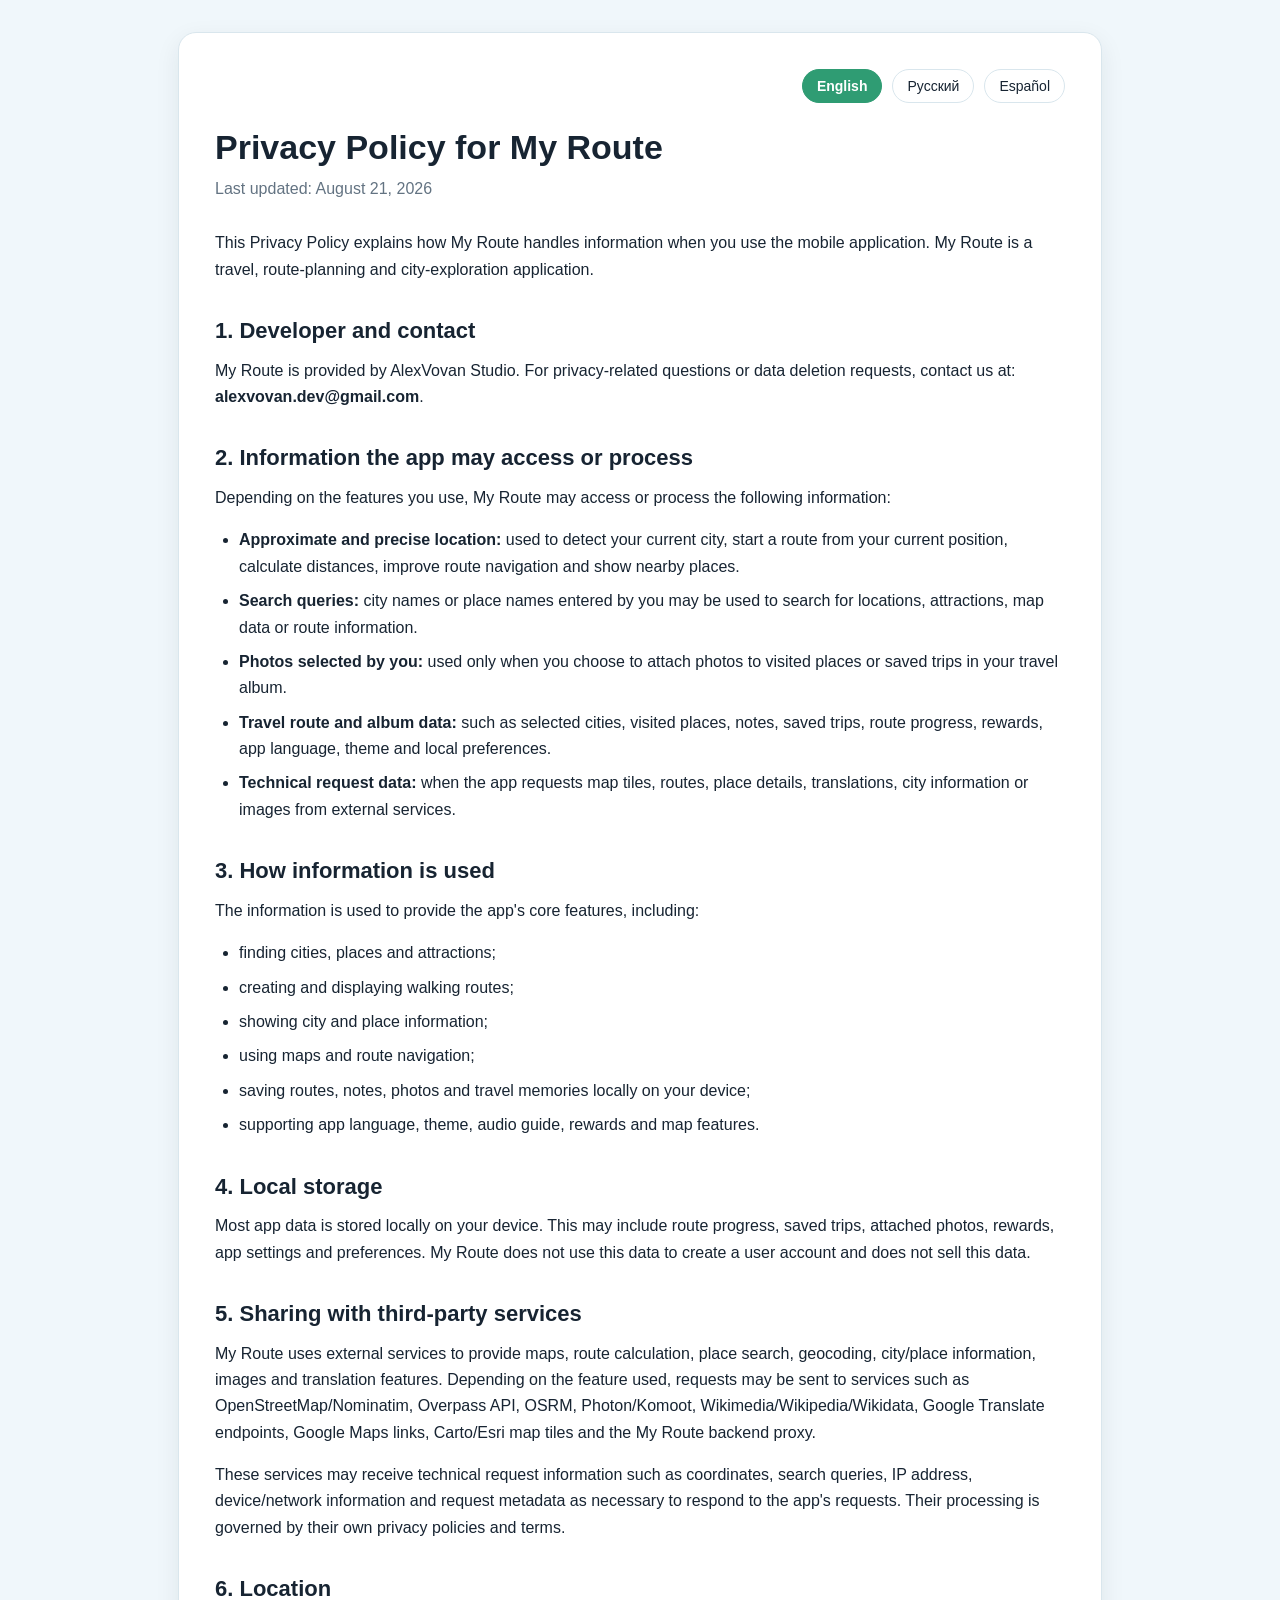
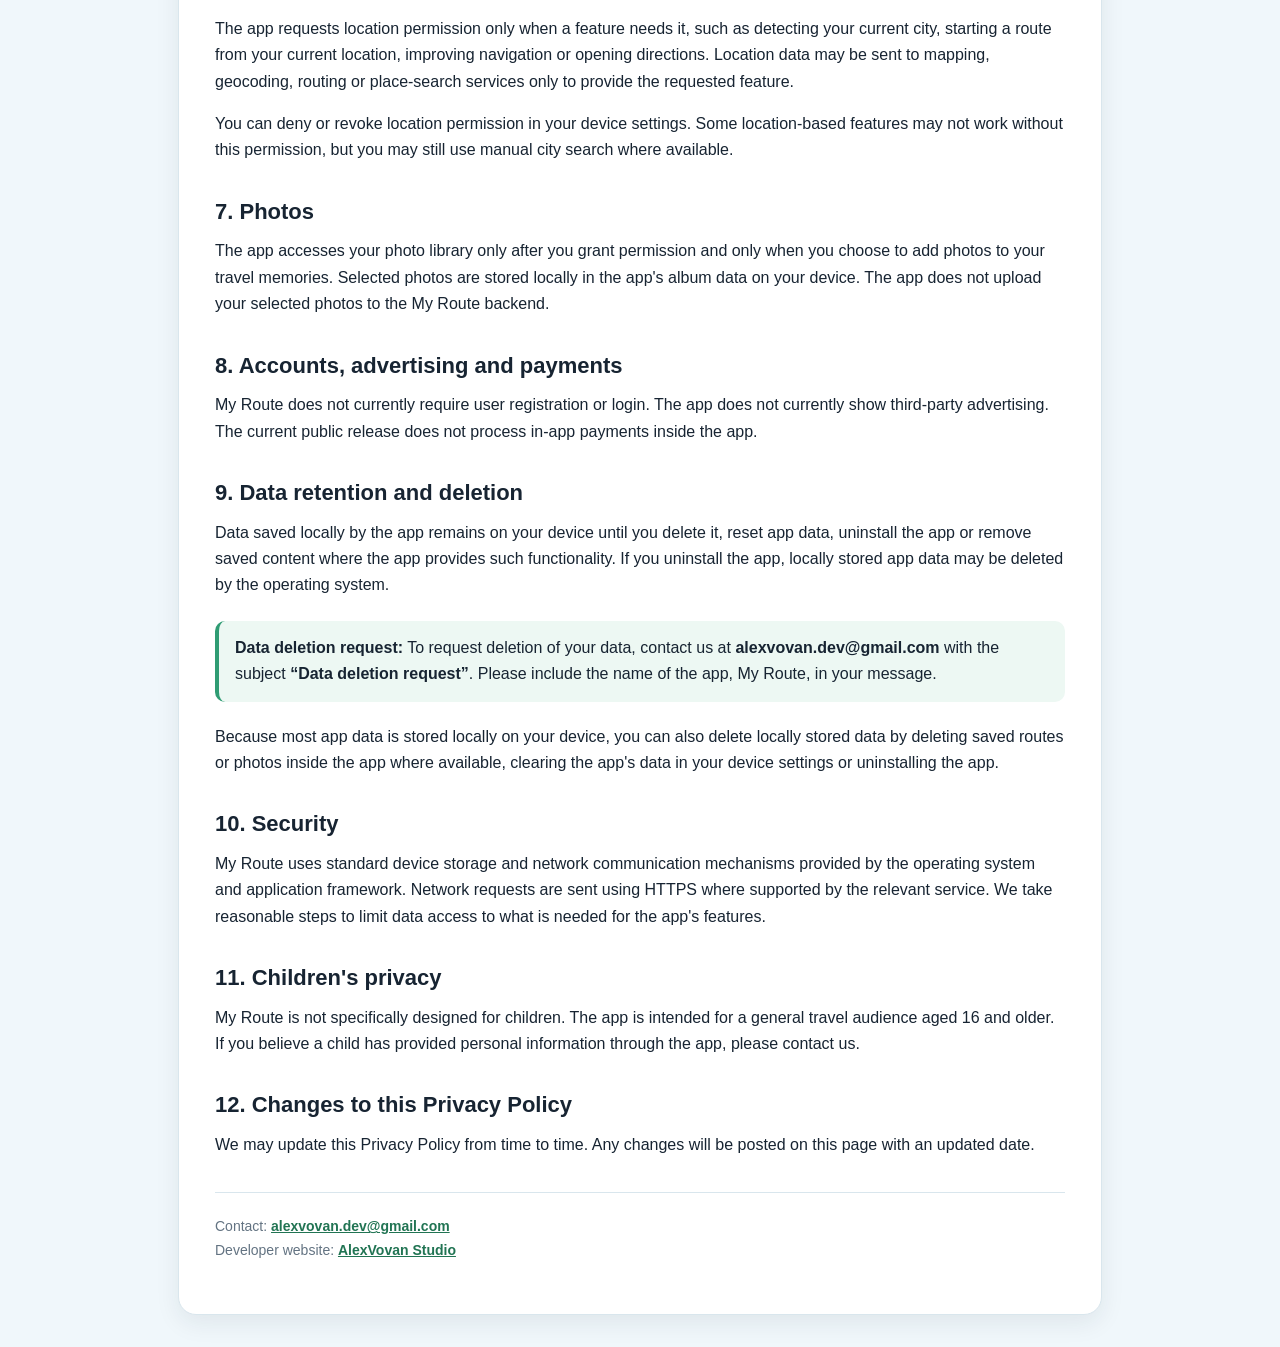
<file: public/privacy-policy.html>
<!DOCTYPE html>
<html lang="en">
<head>
  <meta charset="UTF-8" />
  <meta name="viewport" content="width=device-width, initial-scale=1.0" />
  <meta name="description" content="Privacy Policy for My Route by AlexVovan Studio." />
  <meta name="robots" content="index, follow" />
  <link rel="canonical" href="https://portfolio-alexvovan.vercel.app/privacy-policy" />
  <title>Privacy Policy - My Route</title>
  <style>
    :root {
      --bg: #f0f7fb;
      --card: #ffffff;
      --text: #172432;
      --muted: #637382;
      --accent: #2f9c73;
      --accent-dark: #217453;
      --border: #d9e6ed;
      --notice-bg: #edf8f3;
    }

    * { box-sizing: border-box; }

    body {
      margin: 0;
      font-family: Arial, Helvetica, sans-serif;
      line-height: 1.65;
      color: var(--text);
      background: var(--bg);
    }

    .page {
      max-width: 960px;
      margin: 0 auto;
      padding: 32px 18px;
    }

    .card {
      background: var(--card);
      border: 1px solid var(--border);
      border-radius: 18px;
      padding: 36px;
      box-shadow: 0 8px 24px rgba(23, 36, 50, 0.08);
    }

    .language-switcher {
      display: flex;
      flex-wrap: wrap;
      gap: 10px;
      justify-content: flex-end;
      margin-bottom: 24px;
    }

    .language-button {
      border: 1px solid var(--border);
      background: #ffffff;
      color: var(--text);
      padding: 8px 14px;
      border-radius: 999px;
      font-size: 14px;
      cursor: pointer;
      transition: background 0.2s ease, color 0.2s ease, border-color 0.2s ease;
    }

    .language-button:hover {
      border-color: var(--accent);
      color: var(--accent-dark);
    }

    .language-button.active {
      background: var(--accent);
      border-color: var(--accent);
      color: #ffffff;
      font-weight: 700;
    }

    h1 {
      margin: 0 0 8px;
      font-size: 34px;
      line-height: 1.2;
    }

    h2 {
      margin-top: 34px;
      margin-bottom: 12px;
      font-size: 22px;
      line-height: 1.3;
    }

    p { margin: 0 0 16px; font-size: 16px; }
    ul { margin: 0 0 18px; padding-left: 24px; }
    li { margin-bottom: 8px; font-size: 16px; }
    a { color: var(--accent-dark); font-weight: 700; }

    .updated {
      color: var(--muted);
      margin-bottom: 28px;
    }

    .notice {
      border-left: 4px solid var(--accent);
      background: var(--notice-bg);
      padding: 14px 16px;
      border-radius: 10px;
      margin: 22px 0;
    }

    .footer {
      margin-top: 34px;
      padding-top: 22px;
      border-top: 1px solid var(--border);
      color: var(--muted);
      font-size: 14px;
    }

    .policy[hidden] { display: none; }

    @media (max-width: 640px) {
      .page { padding: 18px 12px; }
      .card { padding: 24px 18px; border-radius: 14px; }
      .language-switcher { justify-content: flex-start; }
      h1 { font-size: 28px; }
      h2 { font-size: 20px; }
    }
  </style>
</head>

<body>
  <main class="page">
    <article class="card">
      <nav class="language-switcher" aria-label="Language selection">
        <button type="button" class="language-button" data-lang-button="en">English</button>
        <button type="button" class="language-button" data-lang-button="ru">Русский</button>
        <button type="button" class="language-button" data-lang-button="es">Español</button>
      </nav>

      <section id="policy-en" class="policy">
        <h1>Privacy Policy for My Route</h1>
        <p class="updated">Last updated: August 21, 2026</p>
        <p>This Privacy Policy explains how My Route handles information when you use the mobile application. My Route is a travel, route-planning and city-exploration application.</p>

        <h2>1. Developer and contact</h2>
        <p>My Route is provided by AlexVovan Studio. For privacy-related questions or data deletion requests, contact us at: <strong>alexvovan.dev@gmail.com</strong>.</p>

        <h2>2. Information the app may access or process</h2>
        <p>Depending on the features you use, My Route may access or process the following information:</p>
        <ul>
          <li><strong>Approximate and precise location:</strong> used to detect your current city, start a route from your current position, calculate distances, improve route navigation and show nearby places.</li>
          <li><strong>Search queries:</strong> city names or place names entered by you may be used to search for locations, attractions, map data or route information.</li>
          <li><strong>Photos selected by you:</strong> used only when you choose to attach photos to visited places or saved trips in your travel album.</li>
          <li><strong>Travel route and album data:</strong> such as selected cities, visited places, notes, saved trips, route progress, rewards, app language, theme and local preferences.</li>
          <li><strong>Technical request data:</strong> when the app requests map tiles, routes, place details, translations, city information or images from external services.</li>
        </ul>

        <h2>3. How information is used</h2>
        <p>The information is used to provide the app's core features, including:</p>
        <ul>
          <li>finding cities, places and attractions;</li>
          <li>creating and displaying walking routes;</li>
          <li>showing city and place information;</li>
          <li>using maps and route navigation;</li>
          <li>saving routes, notes, photos and travel memories locally on your device;</li>
          <li>supporting app language, theme, audio guide, rewards and map features.</li>
        </ul>

        <h2>4. Local storage</h2>
        <p>Most app data is stored locally on your device. This may include route progress, saved trips, attached photos, rewards, app settings and preferences. My Route does not use this data to create a user account and does not sell this data.</p>

        <h2>5. Sharing with third-party services</h2>
        <p>My Route uses external services to provide maps, route calculation, place search, geocoding, city/place information, images and translation features. Depending on the feature used, requests may be sent to services such as OpenStreetMap/Nominatim, Overpass API, OSRM, Photon/Komoot, Wikimedia/Wikipedia/Wikidata, Google Translate endpoints, Google Maps links, Carto/Esri map tiles and the My Route backend proxy.</p>
        <p>These services may receive technical request information such as coordinates, search queries, IP address, device/network information and request metadata as necessary to respond to the app's requests. Their processing is governed by their own privacy policies and terms.</p>

        <h2>6. Location</h2>
        <p>The app requests location permission only when a feature needs it, such as detecting your current city, starting a route from your current location, improving navigation or opening directions. Location data may be sent to mapping, geocoding, routing or place-search services only to provide the requested feature.</p>
        <p>You can deny or revoke location permission in your device settings. Some location-based features may not work without this permission, but you may still use manual city search where available.</p>

        <h2>7. Photos</h2>
        <p>The app accesses your photo library only after you grant permission and only when you choose to add photos to your travel memories. Selected photos are stored locally in the app's album data on your device. The app does not upload your selected photos to the My Route backend.</p>

        <h2>8. Accounts, advertising and payments</h2>
        <p>My Route does not currently require user registration or login. The app does not currently show third-party advertising. The current public release does not process in-app payments inside the app.</p>

        <h2>9. Data retention and deletion</h2>
        <p>Data saved locally by the app remains on your device until you delete it, reset app data, uninstall the app or remove saved content where the app provides such functionality. If you uninstall the app, locally stored app data may be deleted by the operating system.</p>
        <p class="notice"><strong>Data deletion request:</strong> To request deletion of your data, contact us at <strong>alexvovan.dev@gmail.com</strong> with the subject <strong>“Data deletion request”</strong>. Please include the name of the app, My Route, in your message.</p>
        <p>Because most app data is stored locally on your device, you can also delete locally stored data by deleting saved routes or photos inside the app where available, clearing the app's data in your device settings or uninstalling the app.</p>

        <h2>10. Security</h2>
        <p>My Route uses standard device storage and network communication mechanisms provided by the operating system and application framework. Network requests are sent using HTTPS where supported by the relevant service. We take reasonable steps to limit data access to what is needed for the app's features.</p>

        <h2>11. Children's privacy</h2>
        <p>My Route is not specifically designed for children. The app is intended for a general travel audience aged 16 and older. If you believe a child has provided personal information through the app, please contact us.</p>

        <h2>12. Changes to this Privacy Policy</h2>
        <p>We may update this Privacy Policy from time to time. Any changes will be posted on this page with an updated date.</p>

        <p class="footer">
          Contact: <a href="mailto:alexvovan.dev@gmail.com">alexvovan.dev@gmail.com</a><br />
          Developer website: <a href="https://alexvovan-studio.pages.dev">AlexVovan Studio</a>
        </p>
      </section>

      <section id="policy-ru" class="policy" hidden>
        <h1>Политика конфиденциальности My Route</h1>
        <p class="updated">Последнее обновление: 21 августа 2026 г.</p>
        <p>Настоящая Политика конфиденциальности объясняет, как My Route обрабатывает информацию при использовании мобильного приложения. My Route — приложение для путешествий, планирования маршрутов и знакомства с городами.</p>

        <h2>1. Разработчик и контакты</h2>
        <p>Разработчик приложения My Route — AlexVovan Studio. По вопросам конфиденциальности или удаления данных обращайтесь по адресу: <strong>alexvovan.dev@gmail.com</strong>.</p>

        <h2>2. Информация, к которой приложение может получать доступ или которую может обрабатывать</h2>
        <p>В зависимости от используемых функций My Route может получать доступ к следующей информации или обрабатывать её:</p>
        <ul>
          <li><strong>Приблизительное и точное местоположение:</strong> используется для определения текущего города, начала маршрута из текущего местоположения, расчёта расстояний, улучшения навигации по маршруту и показа ближайших мест.</li>
          <li><strong>Поисковые запросы:</strong> введённые названия городов или мест могут использоваться для поиска локаций, достопримечательностей, картографических данных или сведений о маршрутах.</li>
          <li><strong>Выбранные вами фотографии:</strong> используются только тогда, когда вы решаете прикрепить фотографии к посещённым местам или сохранённым поездкам в альбоме путешествий.</li>
          <li><strong>Данные маршрутов и альбомов:</strong> например выбранные города, посещённые места, заметки, сохранённые поездки, ход маршрута, награды, язык приложения, тема и локальные настройки.</li>
          <li><strong>Технические данные запросов:</strong> когда приложение запрашивает картографические тайлы, маршруты, сведения о местах, переводы, информацию о городах или изображения у внешних сервисов.</li>
        </ul>

        <h2>3. Как используется информация</h2>
        <p>Информация используется для предоставления основных функций приложения, включая:</p>
        <ul>
          <li>поиск городов, мест и достопримечательностей;</li>
          <li>создание и отображение пешеходных маршрутов;</li>
          <li>показ информации о городах и местах;</li>
          <li>использование карт и навигации по маршрутам;</li>
          <li>локальное сохранение маршрутов, заметок, фотографий и воспоминаний о путешествиях на вашем устройстве;</li>
          <li>поддержку языка приложения, темы, аудиогида, наград и функций карты.</li>
        </ul>

        <h2>4. Локальное хранение</h2>
        <p>Большая часть данных приложения хранится локально на вашем устройстве. Сюда могут входить ход маршрута, сохранённые поездки, прикреплённые фотографии, награды, настройки и предпочтения приложения. My Route не использует эти данные для создания учётной записи пользователя и не продаёт их.</p>

        <h2>5. Передача сторонним сервисам</h2>
        <p>My Route использует внешние сервисы для предоставления карт, расчёта маршрутов, поиска мест, геокодирования, информации о городах и местах, изображений и функций перевода. В зависимости от используемой функции запросы могут отправляться таким сервисам, как OpenStreetMap/Nominatim, Overpass API, OSRM, Photon/Komoot, Wikimedia/Wikipedia/Wikidata, конечные точки Google Translate, ссылки Google Maps, картографические тайлы Carto/Esri и backend-прокси My Route.</p>
        <p>Эти сервисы могут получать техническую информацию запроса, такую как координаты, поисковые запросы, IP-адрес, сведения об устройстве и сети и метаданные запроса, необходимые для ответа на запросы приложения. Обработка регулируется собственными политиками конфиденциальности и условиями этих сервисов.</p>

        <h2>6. Местоположение</h2>
        <p>Приложение запрашивает разрешение на доступ к местоположению только тогда, когда оно необходимо для функции, например для определения текущего города, начала маршрута из текущего местоположения, улучшения навигации или открытия указаний. Данные о местоположении могут отправляться картографическим сервисам, сервисам геокодирования, построения маршрутов или поиска мест только для предоставления запрошенной функции.</p>
        <p>Вы можете отклонить или отозвать разрешение на доступ к местоположению в настройках устройства. Некоторые функции, связанные с местоположением, могут без него не работать, но там, где это доступно, можно продолжать использовать ручной поиск города.</p>

        <h2>7. Фотографии</h2>
        <p>Приложение получает доступ к библиотеке фотографий только после предоставления разрешения и только когда вы решаете добавить фотографии к воспоминаниям о путешествии. Выбранные фотографии сохраняются локально в данных альбома приложения на вашем устройстве. Приложение не загружает выбранные фотографии на backend My Route.</p>

        <h2>8. Учётные записи, реклама и платежи</h2>
        <p>В настоящее время My Route не требует регистрации или входа в учётную запись. Приложение не показывает стороннюю рекламу. Текущая публичная версия не обрабатывает встроенные платежи внутри приложения.</p>

        <h2>9. Хранение и удаление данных</h2>
        <p>Данные, сохранённые приложением локально, остаются на устройстве, пока вы не удалите их, не сбросите данные приложения, не удалите приложение или не удалите сохранённый контент с помощью доступных функций. При удалении приложения локально сохранённые данные могут быть удалены операционной системой.</p>
        <p class="notice"><strong>Запрос на удаление данных:</strong> чтобы запросить удаление своих данных, напишите на <strong>alexvovan.dev@gmail.com</strong> с темой <strong>«Data deletion request»</strong>. Укажите в сообщении название приложения — My Route.</p>
        <p>Поскольку большая часть данных приложения хранится локально на устройстве, вы также можете удалить их, удалив сохранённые маршруты или фотографии внутри приложения, где это доступно, очистив данные приложения в настройках устройства или удалив приложение.</p>

        <h2>10. Безопасность</h2>
        <p>My Route использует стандартные механизмы хранения данных на устройстве и сетевого взаимодействия, предоставляемые операционной системой и фреймворком приложения. Сетевые запросы отправляются по HTTPS там, где это поддерживается соответствующим сервисом. Мы принимаем разумные меры, чтобы ограничить доступ к данным объёмом, необходимым для работы функций приложения.</p>

        <h2>11. Конфиденциальность детей</h2>
        <p>My Route не предназначено специально для детей. Приложение рассчитано на общую аудиторию путешественников в возрасте от 16 лет. Если вы считаете, что ребёнок предоставил личную информацию через приложение, свяжитесь с нами.</p>

        <h2>12. Изменения настоящей Политики конфиденциальности</h2>
        <p>Мы можем время от времени обновлять настоящую Политику конфиденциальности. Все изменения будут опубликованы на этой странице с обновлённой датой.</p>

        <p class="footer">
          Контакт: <a href="mailto:alexvovan.dev@gmail.com">alexvovan.dev@gmail.com</a><br />
          Сайт разработчика: <a href="https://alexvovan-studio.pages.dev">AlexVovan Studio</a>
        </p>
      </section>

      <section id="policy-es" class="policy" hidden>
        <h1>Política de privacidad de My Route</h1>
        <p class="updated">Última actualización: 21 de agosto de 2026</p>
        <p>Esta Política de privacidad explica cómo My Route gestiona la información cuando utilizas la aplicación móvil. My Route es una aplicación de viajes, planificación de rutas y exploración de ciudades.</p>

        <h2>1. Desarrollador y contacto</h2>
        <p>My Route es proporcionada por AlexVovan Studio. Para preguntas relacionadas con la privacidad o solicitudes de eliminación de datos, escríbenos a: <strong>alexvovan.dev@gmail.com</strong>.</p>

        <h2>2. Información a la que la aplicación puede acceder o que puede procesar</h2>
        <p>Dependiendo de las funciones que utilices, My Route puede acceder o procesar la siguiente información:</p>
        <ul>
          <li><strong>Ubicación aproximada y precisa:</strong> se utiliza para detectar tu ciudad actual, iniciar una ruta desde tu posición actual, calcular distancias, mejorar la navegación de la ruta y mostrar lugares cercanos.</li>
          <li><strong>Consultas de búsqueda:</strong> los nombres de ciudades o lugares que introduzcas pueden utilizarse para buscar ubicaciones, atracciones, datos de mapas o información de rutas.</li>
          <li><strong>Fotos seleccionadas por ti:</strong> se utilizan únicamente cuando decides adjuntar fotos a lugares visitados o viajes guardados en tu álbum de viaje.</li>
          <li><strong>Datos de rutas y álbumes de viaje:</strong> como ciudades seleccionadas, lugares visitados, notas, viajes guardados, progreso de rutas, recompensas, idioma de la aplicación, tema y preferencias locales.</li>
          <li><strong>Datos técnicos de las solicitudes:</strong> cuando la aplicación solicita a servicios externos teselas de mapas, rutas, detalles de lugares, traducciones, información de ciudades o imágenes.</li>
        </ul>

        <h2>3. Cómo se utiliza la información</h2>
        <p>La información se utiliza para proporcionar las funciones principales de la aplicación, entre ellas:</p>
        <ul>
          <li>buscar ciudades, lugares y atracciones;</li>
          <li>crear y mostrar rutas a pie;</li>
          <li>mostrar información sobre ciudades y lugares;</li>
          <li>utilizar mapas y navegación de rutas;</li>
          <li>guardar localmente en tu dispositivo rutas, notas, fotos y recuerdos de viaje;</li>
          <li>admitir el idioma de la aplicación, el tema, la audioguía, las recompensas y las funciones del mapa.</li>
        </ul>

        <h2>4. Almacenamiento local</h2>
        <p>La mayoría de los datos de la aplicación se almacenan localmente en tu dispositivo. Esto puede incluir el progreso de las rutas, viajes guardados, fotos adjuntas, recompensas, ajustes y preferencias de la aplicación. My Route no utiliza estos datos para crear una cuenta de usuario ni vende estos datos.</p>

        <h2>5. Intercambio con servicios de terceros</h2>
        <p>My Route utiliza servicios externos para proporcionar mapas, cálculo de rutas, búsqueda de lugares, geocodificación, información sobre ciudades y lugares, imágenes y funciones de traducción. Dependiendo de la función utilizada, pueden enviarse solicitudes a servicios como OpenStreetMap/Nominatim, Overpass API, OSRM, Photon/Komoot, Wikimedia/Wikipedia/Wikidata, endpoints de Google Translate, enlaces de Google Maps, teselas de mapas de Carto/Esri y el proxy backend de My Route.</p>
        <p>Estos servicios pueden recibir información técnica de la solicitud, como coordenadas, consultas de búsqueda, dirección IP, información del dispositivo o de la red y metadatos de la solicitud, según sea necesario para responder a las solicitudes de la aplicación. El tratamiento se rige por sus propias políticas de privacidad y condiciones.</p>

        <h2>6. Ubicación</h2>
        <p>La aplicación solicita permiso de ubicación únicamente cuando una función lo necesita, por ejemplo para detectar tu ciudad actual, iniciar una ruta desde tu ubicación, mejorar la navegación o abrir indicaciones. Los datos de ubicación pueden enviarse a servicios de mapas, geocodificación, rutas o búsqueda de lugares únicamente para proporcionar la función solicitada.</p>
        <p>Puedes denegar o revocar el permiso de ubicación en los ajustes de tu dispositivo. Algunas funciones basadas en la ubicación podrían no funcionar sin este permiso, pero podrás seguir utilizando la búsqueda manual de ciudades cuando esté disponible.</p>

        <h2>7. Fotos</h2>
        <p>La aplicación accede a tu biblioteca de fotos solo después de que concedas permiso y únicamente cuando decides añadir fotos a tus recuerdos de viaje. Las fotos seleccionadas se guardan localmente en los datos del álbum de la aplicación en tu dispositivo. La aplicación no sube las fotos seleccionadas al backend de My Route.</p>

        <h2>8. Cuentas, publicidad y pagos</h2>
        <p>Actualmente, My Route no requiere registro ni inicio de sesión. La aplicación no muestra publicidad de terceros. La versión pública actual no procesa pagos dentro de la aplicación.</p>

        <h2>9. Conservación y eliminación de datos</h2>
        <p>Los datos guardados localmente por la aplicación permanecen en tu dispositivo hasta que los elimines, restablezcas los datos de la aplicación, desinstales la aplicación o borres el contenido guardado cuando la aplicación ofrezca esa función. Si desinstalas la aplicación, el sistema operativo puede eliminar los datos almacenados localmente.</p>
        <p class="notice"><strong>Solicitud de eliminación de datos:</strong> para solicitar la eliminación de tus datos, escribe a <strong>alexvovan.dev@gmail.com</strong> con el asunto <strong>“Data deletion request”</strong>. Incluye en el mensaje el nombre de la aplicación, My Route.</p>
        <p>Como la mayoría de los datos de la aplicación se almacenan localmente en tu dispositivo, también puedes eliminarlos borrando las rutas o fotos guardadas dentro de la aplicación cuando esa opción esté disponible, borrando los datos de la aplicación en los ajustes del dispositivo o desinstalando la aplicación.</p>

        <h2>10. Seguridad</h2>
        <p>My Route utiliza mecanismos estándar de almacenamiento del dispositivo y comunicación de red proporcionados por el sistema operativo y el framework de la aplicación. Las solicitudes de red se envían mediante HTTPS cuando el servicio correspondiente lo admite. Tomamos medidas razonables para limitar el acceso a los datos a lo necesario para las funciones de la aplicación.</p>

        <h2>11. Privacidad de los menores</h2>
        <p>My Route no está diseñada específicamente para niños. La aplicación está dirigida a un público general de viajeros de 16 años o más. Si crees que un menor ha proporcionado información personal a través de la aplicación, ponte en contacto con nosotros.</p>

        <h2>12. Cambios en esta Política de privacidad</h2>
        <p>Podemos actualizar esta Política de privacidad ocasionalmente. Los cambios se publicarán en esta página con una fecha actualizada.</p>

        <p class="footer">
          Contacto: <a href="mailto:alexvovan.dev@gmail.com">alexvovan.dev@gmail.com</a><br />
          Sitio web del desarrollador: <a href="https://alexvovan-studio.pages.dev">AlexVovan Studio</a>
        </p>
      </section>
    </article>
  </main>

  <script>
    const supportedLanguages = ["en", "ru", "es"];

    function normalizeLanguage(value) {
      if (!value || typeof value !== "string") return null;
      const normalized = value.trim().toLowerCase().slice(0, 2);
      return supportedLanguages.includes(normalized) ? normalized : null;
    }

    function getLanguageFromUrl() {
      return normalizeLanguage(new URLSearchParams(window.location.search).get("lang"));
    }

    function getLanguageFromBrowser() {
      return normalizeLanguage(navigator.language) || "en";
    }

    function getStoredLanguage() {
      try {
        return normalizeLanguage(window.localStorage.getItem("myRoutePrivacyLanguage"));
      } catch (error) {
        return null;
      }
    }

    function storeLanguage(language) {
      try {
        window.localStorage.setItem("myRoutePrivacyLanguage", language);
      } catch (error) {
        // The policy still works when browser storage is unavailable.
      }
    }

    function setActiveLanguage(language, shouldUpdateUrl) {
      const activeLanguage = supportedLanguages.includes(language) ? language : "en";
      document.querySelectorAll(".policy").forEach((section) => {
        section.hidden = section.id !== "policy-" + activeLanguage;
      });

      document.querySelectorAll("[data-lang-button]").forEach((button) => {
        const isActive = button.getAttribute("data-lang-button") === activeLanguage;
        button.classList.toggle("active", isActive);
        button.setAttribute("aria-pressed", String(isActive));
      });

      document.documentElement.lang = activeLanguage;
      document.title = {
        en: "Privacy Policy - My Route",
        ru: "Политика конфиденциальности - My Route",
        es: "Política de privacidad - My Route"
      }[activeLanguage];

      storeLanguage(activeLanguage);

      if (shouldUpdateUrl) {
        const url = new URL(window.location.href);
        url.searchParams.set("lang", activeLanguage);
        window.history.replaceState({}, "", url.toString());
      }
    }

    document.querySelectorAll("[data-lang-button]").forEach((button) => {
      button.addEventListener("click", () => {
        setActiveLanguage(button.getAttribute("data-lang-button"), true);
      });
    });

    const initialLanguage = getLanguageFromUrl() || getStoredLanguage() || getLanguageFromBrowser();
    setActiveLanguage(initialLanguage, false);
  </script>
</body>
</html>
</file>
